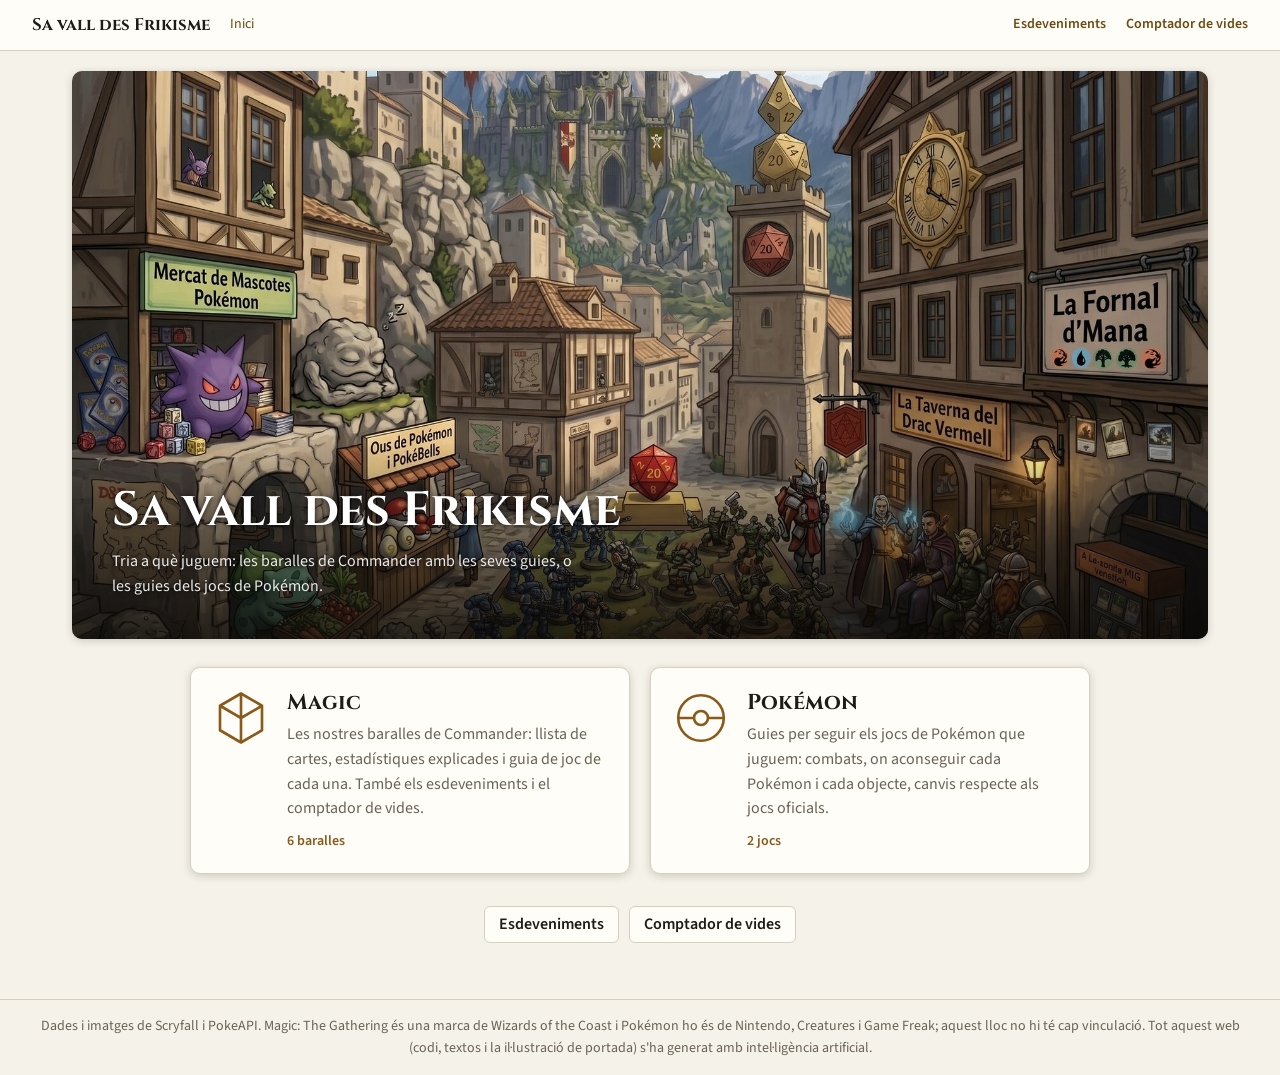
<file: docs/index.html>
<!DOCTYPE html>
<!-- Sa vall des Frikisme. Tot aquest lloc web (codi, textos i il·lustració de portada) s'ha generat amb
     intel·ligència artificial (Claude Code), a partir de les baralles, guies i documents del grup. -->
<html lang="ca">
<head>
  <meta charset="utf-8">
  <meta name="viewport" content="width=device-width, initial-scale=1">
  <meta name="color-scheme" content="light dark">
  <title>Sa vall des Frikisme</title>
  <link rel="preconnect" href="https://cards.scryfall.io">
  <link rel="preconnect" href="https://svgs.scryfall.io">
  <link rel="preconnect" href="https://fonts.googleapis.com">
  <link rel="preconnect" href="https://fonts.gstatic.com" crossorigin>
  <link rel="stylesheet" href="https://fonts.googleapis.com/css2?family=Cinzel:wght@400;700&family=Source+Sans+3:wght@400;600;700&display=swap">
  <link rel="stylesheet" href="css/base.css">
  <link rel="stylesheet" href="css/components.css">
  <link rel="stylesheet" href="css/life.css">
  <link rel="stylesheet" href="css/events.css">
</head>
<body>
  <header class="site-header">
    <a href="#/" class="brand">Sa vall des Frikisme</a>
    <nav id="crumbs"></nav>
    <a href="#/esdeveniments" class="header-link" id="events-link"></a>
    <a href="#/vides" class="header-link" id="life-link"></a>
  </header>
  <main id="app"><noscript><p class="state">Aquesta pàgina necessita JavaScript per mostrar les baralles.</p></noscript></main>
  <footer class="site-footer"></footer>
  <div id="preview" hidden></div>
  <div id="lightbox" hidden></div>
  <script type="module" src="js/app.js"></script>
</body>
</html>
</file>
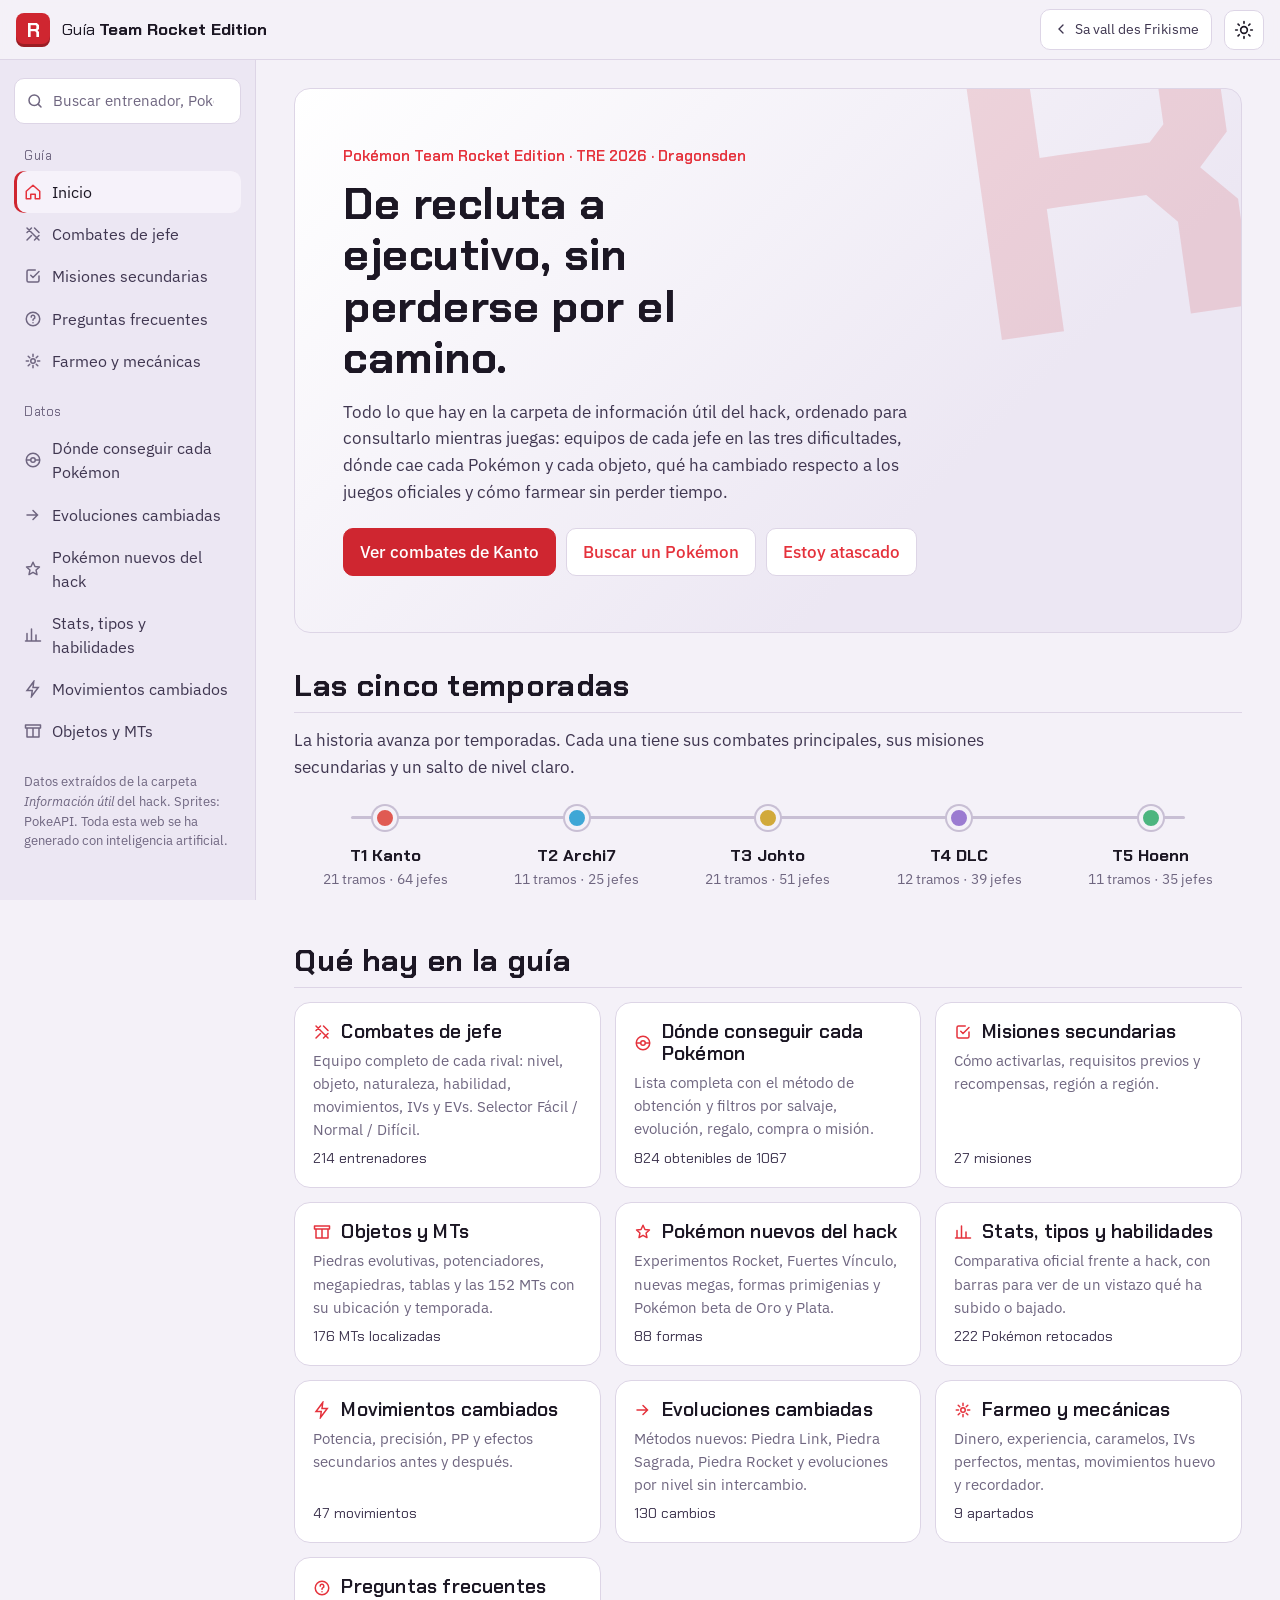
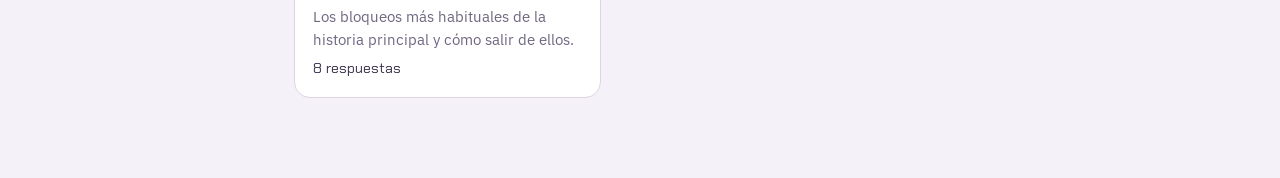
<file: docs/pokemon/rocket/index.html>
<!doctype html>
<!-- Guía de Pokémon Team Rocket Edition, parte de "Sa vall des Frikisme". Toda esta web (código, textos y
     portada) se ha generado con inteligencia artificial (Claude Code) a partir de los documentos del hack. -->
<html lang="es">
<head>
  <meta charset="utf-8">
  <meta name="viewport" content="width=device-width, initial-scale=1">
  <title>Guía Team Rocket Edition</title>
  <meta name="description" content="Guía de Pokémon Team Rocket Edition (TRE 2026 · Dragonsden): combates de jefe, obtención de Pokémon, objetos, MTs, cambios y misiones secundarias.">
  <meta name="theme-color" content="#16131c">
  <link rel="icon" href="data:image/svg+xml,%3Csvg xmlns='http://www.w3.org/2000/svg' viewBox='0 0 64 64'%3E%3Crect width='64' height='64' rx='12' fill='%2316131c'/%3E%3Cpath d='M18 50V14h16q9 0 13 4t4 10q0 5-2.6 8T41 40l9 10h-9l-8-9h-7v9zm8-16h8q4 0 6-1.6t2-4.6q0-3-2-4.5T34 22h-8z' fill='%23e5323c'/%3E%3C/svg%3E">
  <link rel="preconnect" href="https://fonts.googleapis.com">
  <link rel="preconnect" href="https://fonts.gstatic.com" crossorigin>
  <link href="https://fonts.googleapis.com/css2?family=Chakra+Petch:wght@500;600;700&family=IBM+Plex+Sans:ital,wght@0,400;0,500;0,600;1,400&display=swap" rel="stylesheet">
  <link rel="stylesheet" href="css/styles.css">
</head>
<body>
  <a class="skip" href="#main">Saltar al contenido</a>

  <header class="topbar">
    <button class="iconbtn" id="menuBtn" aria-label="Abrir menú" aria-expanded="false" aria-controls="sidebar">
      <svg width="22" height="22" viewBox="0 0 24 24" fill="none" stroke="currentColor" stroke-width="2" stroke-linecap="round"><path d="M4 7h16M4 12h16M4 17h16"/></svg>
    </button>
    <a class="brand" href="#/">
      <span class="brand-r" aria-hidden="true">R</span>
      <span class="brand-text">Guía <strong>Team Rocket Edition</strong></span>
    </a>
    <a class="portal-back" href="../../#/pokemon" title="Volver a Sa vall des Frikisme">
      <svg width="16" height="16" viewBox="0 0 24 24" fill="none" stroke="currentColor" stroke-width="2" stroke-linecap="round" aria-hidden="true"><path d="M15 6l-6 6 6 6"/></svg>
      <span>Sa vall des Frikisme</span>
    </a>
    <button class="iconbtn" id="themeBtn" aria-label="Cambiar tema" title="Cambiar tema">
      <svg class="ico-sun" width="20" height="20" viewBox="0 0 24 24" fill="none" stroke="currentColor" stroke-width="2" stroke-linecap="round"><circle cx="12" cy="12" r="4"/><path d="M12 2v2M12 20v2M4.9 4.9l1.4 1.4M17.7 17.7l1.4 1.4M2 12h2M20 12h2M4.9 19.1l1.4-1.4M17.7 6.3l1.4-1.4"/></svg>
      <svg class="ico-moon" width="20" height="20" viewBox="0 0 24 24" fill="none" stroke="currentColor" stroke-width="2" stroke-linecap="round"><path d="M21 12.8A9 9 0 1 1 11.2 3a7 7 0 0 0 9.8 9.8z"/></svg>
    </button>
  </header>

  <div class="shell">
    <nav class="sidebar" id="sidebar" aria-label="Secciones de la guía">
      <div class="search">
        <svg width="18" height="18" viewBox="0 0 24 24" fill="none" stroke="currentColor" stroke-width="2" stroke-linecap="round" aria-hidden="true"><circle cx="11" cy="11" r="7"/><path d="m20 20-3.5-3.5"/></svg>
        <input id="searchInput" type="search" placeholder="Buscar entrenador, Pokémon, objeto…" autocomplete="off" aria-label="Buscar en la guía">
      </div>
      <div id="navLinks"></div>
      <p class="sidebar-foot">Datos extraídos de la carpeta <em>Información útil</em> del hack. Sprites: PokeAPI. Toda esta web se ha generado con inteligencia artificial.</p>
    </nav>
    <div class="scrim" id="scrim" hidden></div>

    <main id="main" class="content" tabindex="-1"></main>
  </div>

  <script src="data/data.js"></script>
  <script src="js/app.js"></script>
</body>
</html>
</file>
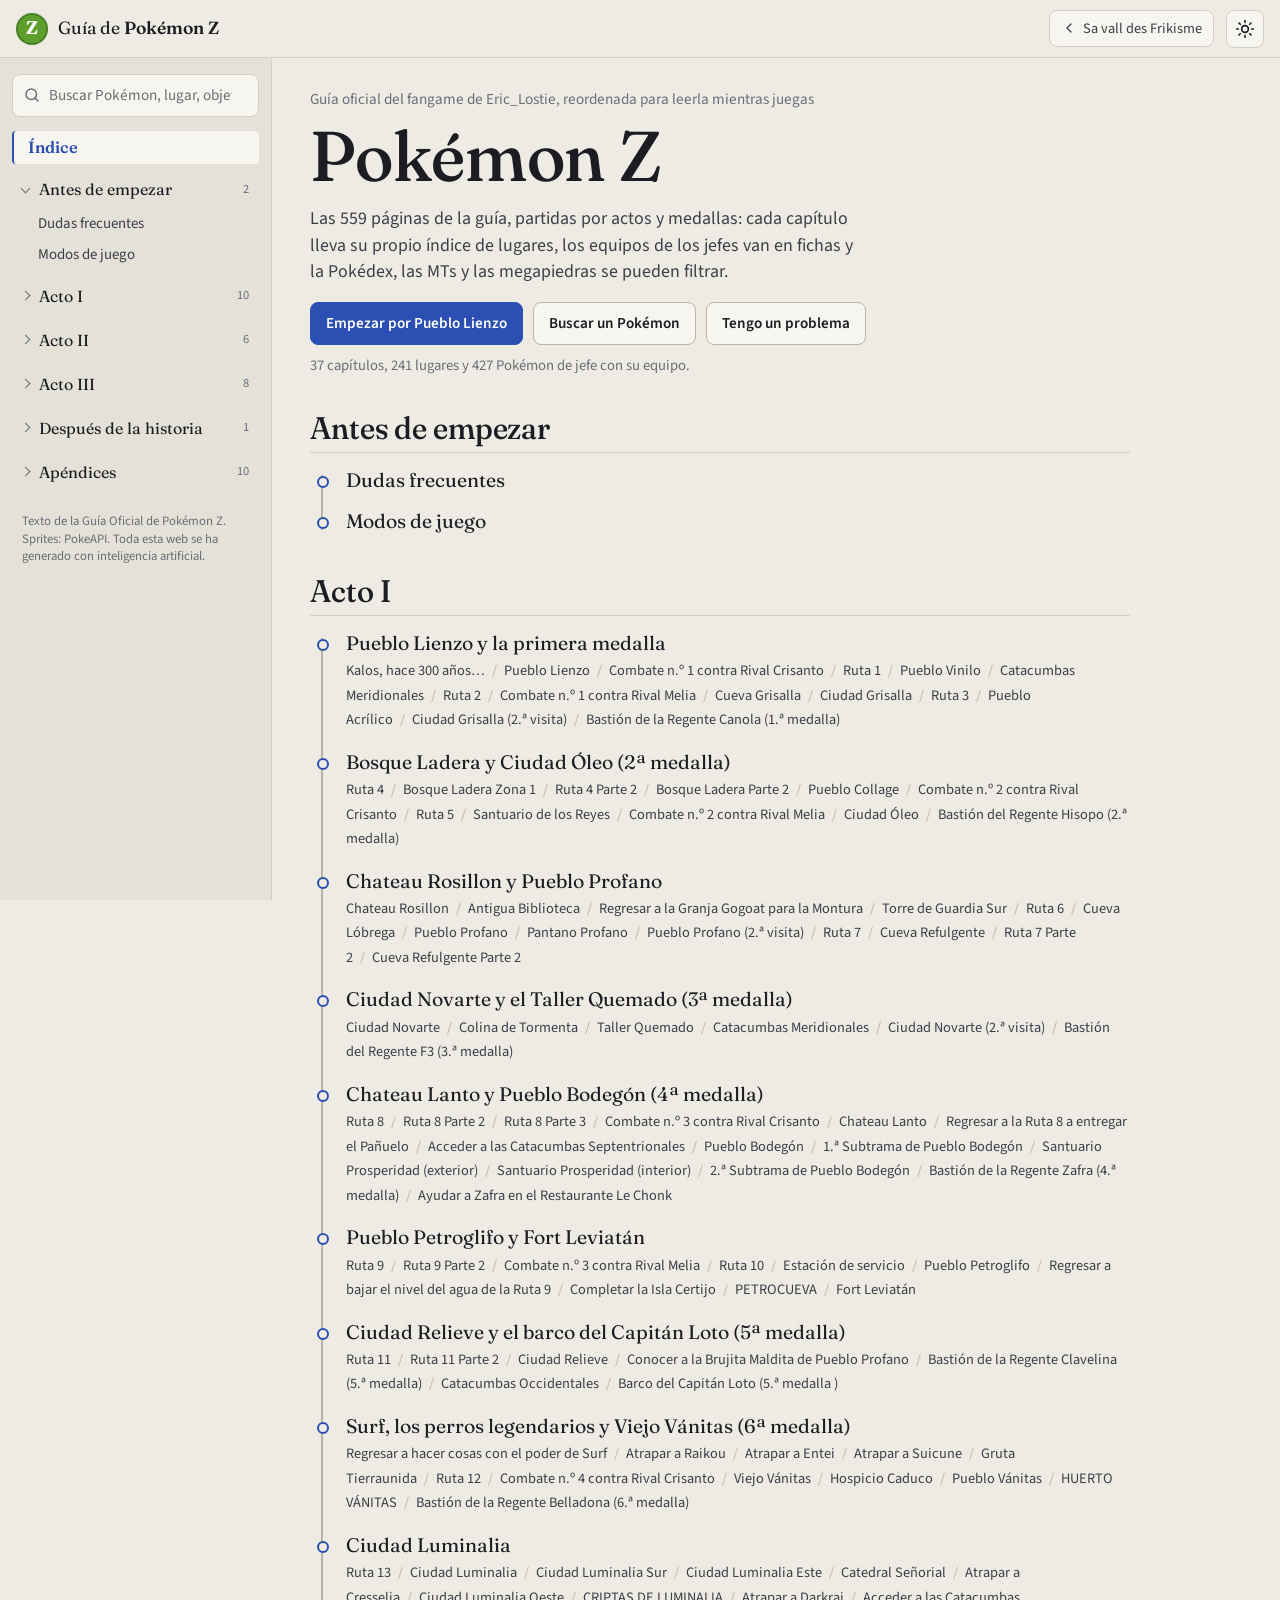
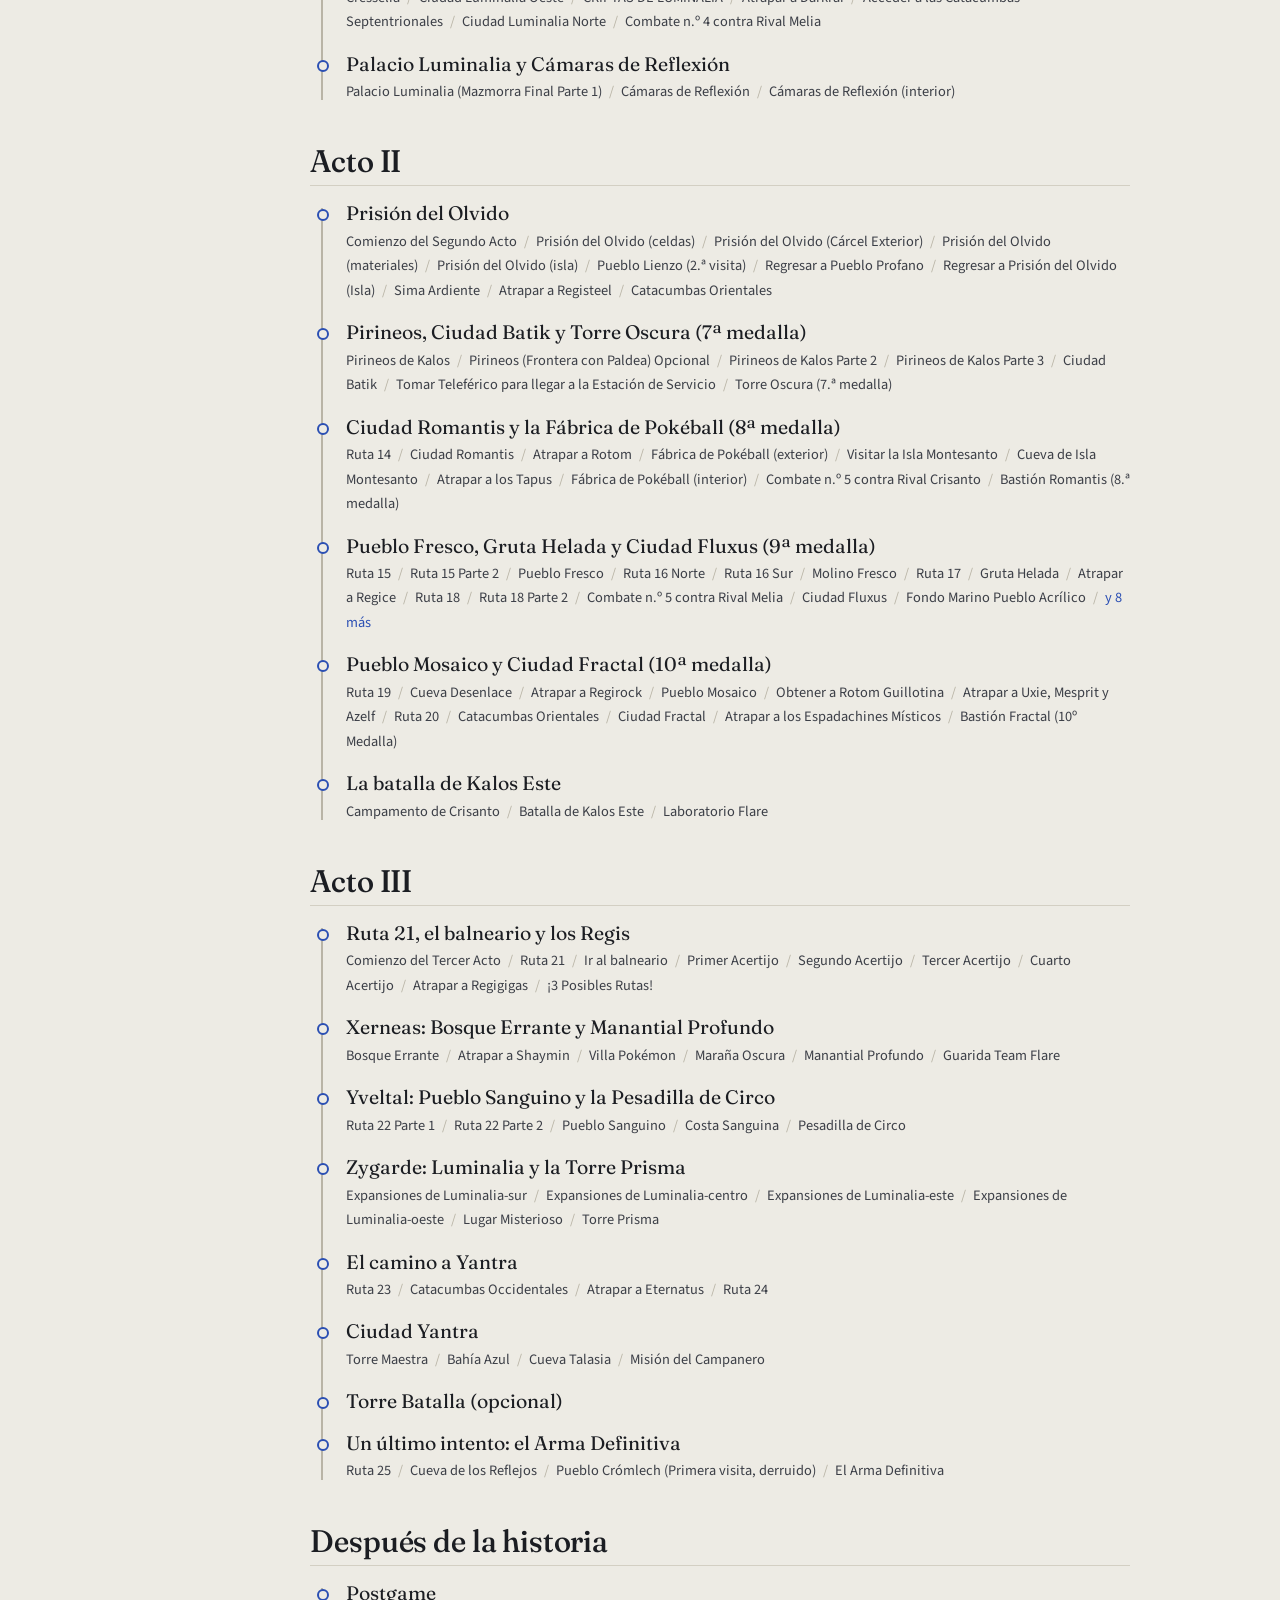
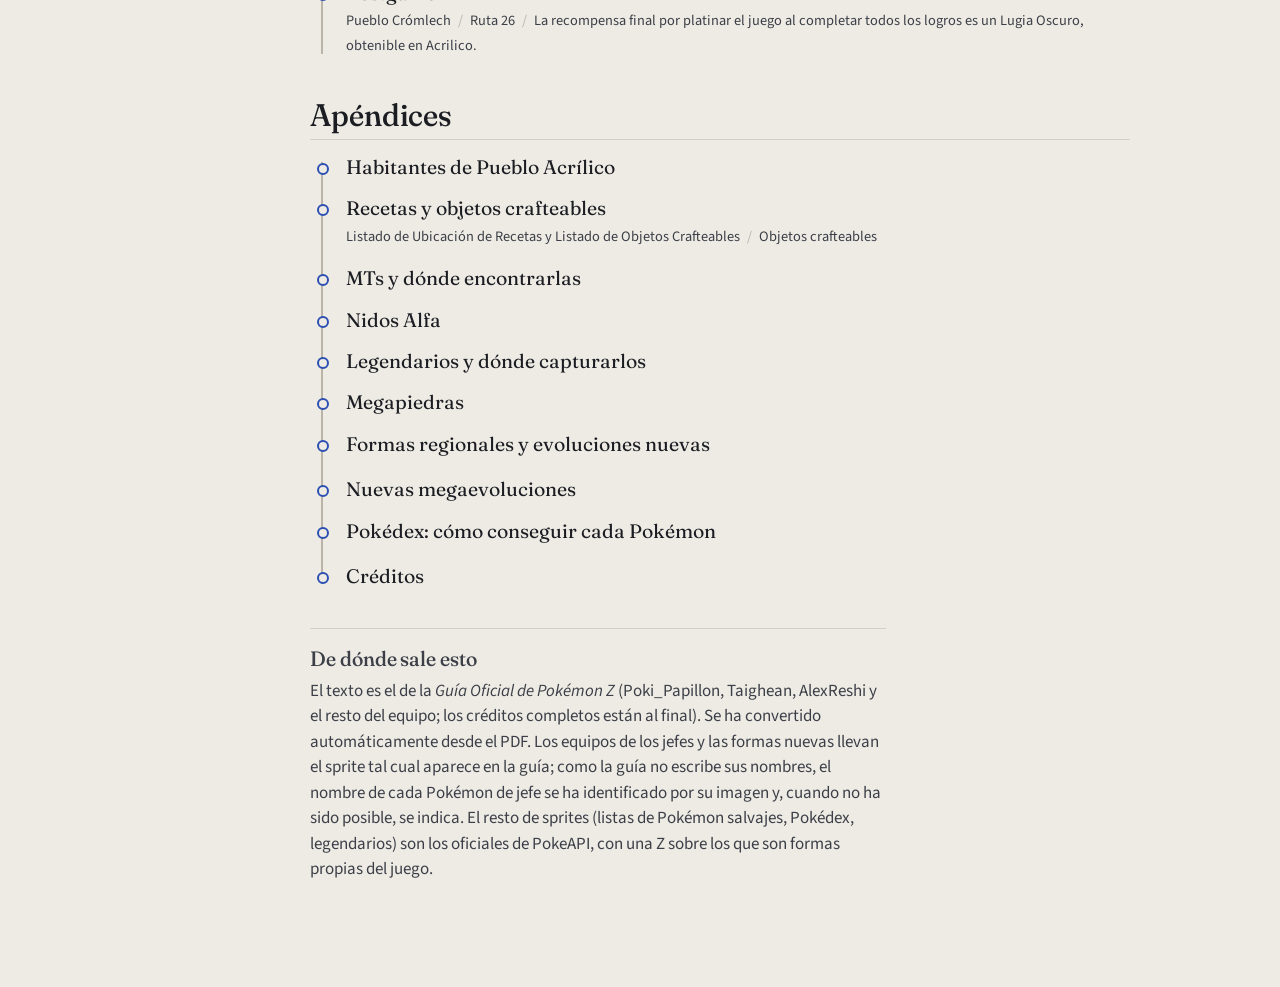
<file: docs/pokemon/z/index.html>
<!doctype html>
<!-- Guía de Pokémon Z, parte de "Sa vall des Frikisme". Toda esta web (código, textos y portada) se ha
     generado con inteligencia artificial (Claude Code) a partir de la guía oficial del juego en PDF. -->
<html lang="es">
<head>
  <meta charset="utf-8">
  <meta name="viewport" content="width=device-width, initial-scale=1">
  <title>Guía de Pokémon Z</title>
  <meta name="description" content="Guía de Pokémon Z (fangame de Eric_Lostie) ordenada por capítulos: historia principal por actos y medallas, equipos de los jefes, Pokédex, MTs, megapiedras, legendarios y formas nuevas.">
  <meta name="theme-color" content="#2b4fb3">
  <link rel="icon" href="data:image/svg+xml,%3Csvg xmlns='http://www.w3.org/2000/svg' viewBox='0 0 64 64'%3E%3Ccircle cx='32' cy='32' r='30' fill='%235e9e2c'/%3E%3Cpath d='M18 18h28v7L28 44h18v6H17v-7l18-19H18z' fill='%23fff'/%3E%3C/svg%3E">
  <link rel="preconnect" href="https://fonts.googleapis.com">
  <link rel="preconnect" href="https://fonts.gstatic.com" crossorigin>
  <link href="https://fonts.googleapis.com/css2?family=Fraunces:ital,opsz,wght,SOFT@0,9..144,400..700,0..100;1,9..144,400..700,0..100&family=Source+Sans+3:ital,wght@0,400;0,600;0,700;1,400&display=swap" rel="stylesheet">
  <link rel="stylesheet" href="css/styles.css">
</head>
<body>
  <a class="skip" href="#main">Saltar al contenido</a>

  <header class="topbar">
    <button class="iconbtn" id="menuBtn" aria-label="Abrir menú" aria-expanded="false" aria-controls="sidebar">
      <svg width="22" height="22" viewBox="0 0 24 24" fill="none" stroke="currentColor" stroke-width="2" stroke-linecap="round"><path d="M4 7h16M4 12h16M4 17h16"/></svg>
    </button>
    <a class="brand" href="#/">
      <span class="brand-z" aria-hidden="true">Z</span>
      <span class="brand-text">Guía de <strong>Pokémon Z</strong></span>
    </a>
    <a class="portal-back" href="../../#/pokemon" title="Volver a Sa vall des Frikisme">
      <svg width="16" height="16" viewBox="0 0 24 24" fill="none" stroke="currentColor" stroke-width="2" stroke-linecap="round" aria-hidden="true"><path d="M15 6l-6 6 6 6"/></svg>
      <span>Sa vall des Frikisme</span>
    </a>
    <button class="iconbtn" id="themeBtn" aria-label="Cambiar tema" title="Cambiar tema">
      <svg class="ico-sun" width="20" height="20" viewBox="0 0 24 24" fill="none" stroke="currentColor" stroke-width="2" stroke-linecap="round"><circle cx="12" cy="12" r="4"/><path d="M12 2v2M12 20v2M4.9 4.9l1.4 1.4M17.7 17.7l1.4 1.4M2 12h2M20 12h2M4.9 19.1l1.4-1.4M17.7 6.3l1.4-1.4"/></svg>
      <svg class="ico-moon" width="20" height="20" viewBox="0 0 24 24" fill="none" stroke="currentColor" stroke-width="2" stroke-linecap="round"><path d="M21 12.8A9 9 0 1 1 11.2 3a7 7 0 0 0 9.8 9.8z"/></svg>
    </button>
  </header>

  <div class="shell">
    <nav class="sidebar" id="sidebar" aria-label="Capítulos de la guía">
      <div class="search">
        <svg width="18" height="18" viewBox="0 0 24 24" fill="none" stroke="currentColor" stroke-width="2" stroke-linecap="round" aria-hidden="true"><circle cx="11" cy="11" r="7"/><path d="m20 20-3.5-3.5"/></svg>
        <input id="searchInput" type="search" placeholder="Buscar Pokémon, lugar, objeto…" autocomplete="off" aria-label="Buscar en la guía">
      </div>
      <div id="navLinks"></div>
      <p class="sidebar-foot">Texto de la Guía Oficial de Pokémon Z. Sprites: PokeAPI. Toda esta web se ha generado con inteligencia artificial.</p>
    </nav>
    <div class="scrim" id="scrim" hidden></div>

    <main id="main" class="content" tabindex="-1"></main>
  </div>

  <script src="data/data.js"></script>
  <script src="js/app.js"></script>
</body>
</html>
</file>
<file: docs/css/base.css>
/* Design tokens (ARCHITECTURE.md §9), reset, layout, typography, states. */

:root {
  --bg: #f5f2ea;        --bg-elev: #fffdf7;    --bg-muted: #ebe6d9;
  --text: #1f1b16;      --text-muted: #6b6257; --border: #d8d0bf;
  --accent: #8a5a1c;    --accent-hover: #a8712a; --link: #6d4a12;
  --shadow: 0 2px 8px rgba(30, 20, 5, .18);   --shadow-lg: 0 12px 32px rgba(30, 20, 5, .35);
  --mtg-W: #e8d98f; --mtg-U: #3b82c4; --mtg-B: #4b3f5e; --mtg-R: #c9442d; --mtg-G: #2f8f4e;
  --mtg-C: #9a9a9a; --mtg-multi: #d4a72c;
  --rar-common: #6c6c6c; --rar-uncommon: #9aa9b5; --rar-rare: #c9a227; --rar-mythic: #e0642a;
  --radius: 10px; --radius-sm: 6px; --card-ratio: 63 / 88;
  --font-body: "Source Sans 3", system-ui, -apple-system, "Segoe UI", Roboto, sans-serif;
  --font-display: "Cinzel", Georgia, "Times New Roman", serif;
  --font-mono: ui-monospace, "SF Mono", Menlo, Consolas, monospace;
  --on-accent: #fff;
  --gutter: clamp(16px, 3vw, 32px);
}
@media (prefers-color-scheme: dark) { :root {
  --bg: #16130f; --bg-elev: #211c16; --bg-muted: #2a241c;
  --text: #ece5d6; --text-muted: #a89d8b; --border: #3b3328;
  --accent: #d9a441; --accent-hover: #e8b95c; --link: #e2b45a;
  --shadow: 0 2px 8px rgba(0,0,0,.5); --shadow-lg: 0 12px 32px rgba(0,0,0,.7);
  --mtg-W: #e9e1c0; --mtg-U: #5aa0e0; --mtg-B: #8f7fb0; --mtg-R: #e0644c; --mtg-G: #4fb86e;
  --on-accent: #16130f;
} }

/* ---- reset ---- */
*, *::before, *::after { box-sizing: border-box; }
html { -webkit-text-size-adjust: 100%; scroll-padding-top: 12px; }
body {
  margin: 0; min-height: 100vh; display: flex; flex-direction: column;
  font: 400 16px/1.55 var(--font-body); background: var(--bg); color: var(--text);
}
body.no-scroll { overflow: hidden; }
[hidden] { display: none !important; }
img, svg { max-width: 100%; }
h1, h2, h3, h4 { font-family: var(--font-display); font-weight: 700; line-height: 1.2; margin: 0 0 .5em; }
h1 { font-size: clamp(1.6rem, 4vw, 2.4rem); }
h2 { font-size: 1.4rem; }
h3 { font-size: 1.15rem; }
h4 { font-size: 1rem; }
p { margin: 0 0 1em; }
a { color: var(--link); }
a:hover { color: var(--accent-hover); }
code { font-family: var(--font-mono); font-size: .875em; background: var(--bg-muted); padding: .1em .35em; border-radius: 4px; }
hr { border: 0; border-top: 1px solid var(--border); margin: 24px 0; }
button, input, select { font: inherit; color: inherit; }
button { cursor: pointer; }
:focus-visible { outline: 2px solid var(--accent); outline-offset: 2px; }
.muted { color: var(--text-muted); }
.small { font-size: .875rem; }
.visually-hidden {
  position: absolute !important; width: 1px; height: 1px; margin: -1px; padding: 0;
  overflow: hidden; clip: rect(0 0 0 0); white-space: nowrap; border: 0;
}

/* ---- page shell ---- */
.site-header {
  display: flex; flex-wrap: wrap; align-items: center; gap: 6px 20px;
  padding: 12px var(--gutter); border-bottom: 1px solid var(--border); background: var(--bg-elev);
}
.brand { font-family: var(--font-display); font-weight: 700; font-size: 1.05rem; text-decoration: none; color: var(--text); }
.brand:hover { color: var(--accent); }
.header-link { margin-left: auto; font-size: .875rem; font-weight: 600; color: var(--link); text-decoration: none; }
.header-link:hover { color: var(--accent-hover); text-decoration: underline; }
#crumbs { font-size: .875rem; color: var(--text-muted); display: flex; flex-wrap: wrap; align-items: center; gap: 6px; }
#crumbs a { color: var(--link); text-decoration: none; }
#crumbs a:hover { text-decoration: underline; }
#crumbs .sep { opacity: .6; }
#app { flex: 1; width: 100%; max-width: 1200px; margin: 0 auto; padding: 20px var(--gutter) 56px; }
.site-footer {
  border-top: 1px solid var(--border); padding: 16px var(--gutter); text-align: center;
  font-size: .875rem; color: var(--text-muted);
}
.site-footer p { margin: 0; }
.page-head { margin-bottom: 24px; }
.page-head .lead { font-size: 1.1rem; color: var(--text-muted); max-width: 60ch; }

/* ---- controls ---- */
.btn {
  display: inline-flex; align-items: center; gap: 6px; padding: 8px 14px;
  border: 1px solid var(--border); border-radius: var(--radius-sm); background: var(--bg-elev);
  color: var(--text); text-decoration: none; font-weight: 600; line-height: 1.2;
}
.btn:hover { border-color: var(--accent); color: var(--accent); }
.btn-primary { background: var(--accent); border-color: var(--accent); color: var(--on-accent); }
.btn-primary:hover { background: var(--accent-hover); color: var(--on-accent); }
.icon-btn {
  display: inline-flex; align-items: center; justify-content: center; width: 40px; height: 40px;
  border-radius: 50%; border: 1px solid var(--border); background: var(--bg-elev); color: var(--text);
  font-size: 1.3rem; line-height: 1; padding: 0;
}
.icon-btn:hover { border-color: var(--accent); color: var(--accent); }
.chip {
  display: inline-flex; align-items: center; gap: 4px; padding: 4px 10px; border-radius: 999px;
  border: 1px solid var(--border); background: var(--bg-elev); color: var(--text); font-size: .875rem; line-height: 1.3;
}
.chip:hover { border-color: var(--accent); }
.chip[aria-pressed="true"] { background: var(--accent); border-color: var(--accent); color: var(--on-accent); }
.badge {
  display: inline-block; padding: 1px 8px; border-radius: 999px; font-size: .8rem; font-weight: 600;
  background: var(--bg-muted); color: var(--text); border: 1px solid var(--border);
}
input[type="search"], select {
  padding: 8px 10px; border: 1px solid var(--border); border-radius: var(--radius-sm);
  background: var(--bg-elev); color: var(--text);
}

/* ---- loading / error / not-found states ---- */
.state { text-align: center; padding: 56px 16px; }
.state h2 { margin-bottom: .4em; }
.state .actions { display: flex; gap: 10px; justify-content: center; flex-wrap: wrap; margin-top: 16px; }
.spinner {
  display: inline-block; width: 36px; height: 36px; border-radius: 50%;
  border: 3px solid var(--border); border-top-color: var(--accent); animation: spin .8s linear infinite;
  margin-bottom: 12px;
}
@keyframes spin { to { transform: rotate(360deg); } }

@media (prefers-reduced-motion: reduce) {
  *, *::before, *::after { animation: none !important; transition: none !important; }
}
</file>
<file: docs/css/life.css>
/* Life counter (§5.7): full-screen table of rotated seats. */

.life-setup .chip-group { margin-bottom: 16px; }
.chip-group { display: flex; flex-wrap: wrap; align-items: center; gap: 8px; }
.chip-group-label { font-weight: 600; color: var(--text-muted); font-size: .875rem; }
.life-names { list-style: none; margin: 0 0 16px; padding: 0; display: grid; gap: 12px;
  grid-template-columns: repeat(auto-fill, minmax(260px, 1fr)); }
.life-names li { display: flex; align-items: center; gap: 8px; flex-wrap: wrap; }
.life-partners { display: flex; align-items: center; gap: 5px; font-size: .8rem; color: var(--text-muted); white-space: nowrap; }
.life-custom { display: inline-flex; align-items: center; gap: 6px; font-size: .875rem; color: var(--text-muted); }
.life-custom input { width: 5.5em; padding: 4px 8px; border: 1px solid var(--border);
  border-radius: var(--radius-sm); background: var(--bg-elev); }
.life-names select { flex: 1 1 100%; min-width: 0; padding: 6px 8px; border: 1px solid var(--border);
  border-radius: var(--radius-sm); background: var(--bg-elev); }
.life-names input[type="text"] { flex: 1; min-width: 0; padding: 8px 10px; border: 1px solid var(--border);
  border-radius: var(--radius-sm); background: var(--bg-elev); }
.seat-swatch { width: 18px; height: 18px; border-radius: 50%; border: 1px solid var(--border); flex: none; }
.life-awake { display: flex; align-items: center; gap: 8px; margin-bottom: 8px; }
.life-setup .actions { display: flex; gap: 10px; flex-wrap: wrap; margin-top: 16px; }

/* Seat colours reuse the mana palette so every player gets a recognisable seat. */
[data-color="W"] { --seat: var(--mtg-W); }
[data-color="U"] { --seat: var(--mtg-U); }
[data-color="B"] { --seat: var(--mtg-B); }
[data-color="R"] { --seat: var(--mtg-R); }
[data-color="G"] { --seat: var(--mtg-G); }
[data-color="C"] { --seat: var(--mtg-C); }
[data-color="M"] { --seat: var(--mtg-multi); }
.seat-swatch { background: var(--seat); }

/* ---- full-screen table ---- */
body.life-fullscreen { overflow: hidden; overscroll-behavior: none; }
body.life-fullscreen .site-header,
body.life-fullscreen .site-footer { display: none; }
body.life-fullscreen #app { max-width: none; padding: 0; height: 100vh; height: 100dvh; }

.life-table {
  position: relative; height: 100vh; height: 100dvh; display: grid; gap: 6px; padding: 6px;
  grid-template-columns: repeat(var(--cols), 1fr); grid-template-rows: repeat(var(--rows), 1fr);
  background: var(--bg);
}

.seat {
  position: relative; overflow: hidden; border-radius: var(--radius);
  container-type: size;                       /* lets rotated seats swap width/height */
  background: color-mix(in srgb, var(--seat) 22%, var(--bg-elev));
  border: 1px solid color-mix(in srgb, var(--seat) 45%, var(--border));
  color: var(--text); touch-action: manipulation; user-select: none; -webkit-user-select: none;
}
.seat.is-out { opacity: .6; filter: grayscale(.45); }

/* The inner box is sized in container units, so a 90° seat still fills its cell. */
.seat-inner {
  position: absolute; top: 50%; left: 50%; display: flex; flex-direction: column;
  width: 100cqw; height: 100cqh; padding: 8px 10px;
  transform: translate(-50%, -50%) rotate(0deg);
}
.seat[data-rot="180"] .seat-inner { transform: translate(-50%, -50%) rotate(180deg); }
.seat[data-rot="90"] .seat-inner,
.seat[data-rot="-90"] .seat-inner { width: 100cqh; height: 100cqw; }
.seat[data-rot="90"] .seat-inner { transform: translate(-50%, -50%) rotate(90deg); }
.seat[data-rot="-90"] .seat-inner { transform: translate(-50%, -50%) rotate(-90deg); }

.seat-top { display: flex; align-items: center; gap: 8px; min-height: 24px; }
.seat-name { font-family: var(--font-display); font-weight: 700; font-size: 1rem; min-width: 0;
  display: flex; flex-direction: column; line-height: 1.15; }
.seat-name > span, .seat-name { white-space: nowrap; overflow: hidden; text-overflow: ellipsis; }
.seat-deck { font-family: var(--font-body); font-weight: 600; font-size: .72rem; color: var(--text-muted); }

/* Commander art sits behind the numbers, washed out enough to keep them readable. */
.seat-art {
  position: absolute; inset: 0; z-index: 0; background-size: cover; background-position: center;
  opacity: .38; border-radius: var(--radius);
  -webkit-mask-image: linear-gradient(to bottom, #000 0%, transparent 92%);
  mask-image: linear-gradient(to bottom, #000 0%, transparent 92%);
}
/* Named on purpose: a `.seat-inner > *` rule would also hit .seat-art and unposition it. */
.seat-inner > .seat-top, .seat-inner > .seat-main, .seat-inner > .seat-more { position: relative; z-index: 1; }
.seat-chips { margin-left: auto; display: flex; gap: 6px; min-width: 0; }
.seat-chip { font-size: .8rem; font-weight: 600; padding: 1px 7px; border-radius: 999px;
  background: var(--bg-elev); border: 1px solid var(--border); white-space: nowrap; }
.seat-chip.danger { background: var(--mtg-R); color: #fff; border-color: var(--mtg-R); }

.seat-main { flex: 1; display: flex; align-items: stretch; min-height: 0; }
.seat-tap {
  flex: 1 1 32%; border: 0; background: transparent; color: var(--text-muted);
  font-size: clamp(1.5rem, 8cqmin, 3rem); line-height: 1; border-radius: var(--radius-sm);
  display: flex; align-items: center; justify-content: center; opacity: .5;
}
.seat-tap:hover, .seat-tap:active { background: color-mix(in srgb, var(--seat) 30%, transparent); opacity: 1; }
.seat-life { flex: 1 1 36%; display: flex; flex-direction: column; align-items: center;
  justify-content: center; position: relative; pointer-events: none; min-width: 0; }
.seat-total { font-family: var(--font-display); font-weight: 700; line-height: 1;
  font-size: clamp(2.2rem, 30cqmin, 7rem); font-variant-numeric: tabular-nums; }
.seat-delta { position: absolute; bottom: 6%; font-weight: 700; font-size: clamp(.9rem, 7cqmin, 1.5rem);
  color: var(--accent); opacity: 0; transition: opacity .2s; font-variant-numeric: tabular-nums; }
.seat-delta.on { opacity: 1; }

.seat-more { align-self: center; border: 1px solid var(--border); background: var(--bg-elev);
  color: var(--text-muted); border-radius: 999px; padding: 2px 12px; font-size: .8rem; font-weight: 600; }
.seat-more:hover { border-color: var(--accent); color: var(--accent); }

/* Hub button sits where the seats meet, reachable from any side of the table. */
.life-hub {
  position: absolute; top: 50%; left: 50%; transform: translate(-50%, -50%);
  width: 44px; height: 44px; border-radius: 50%; border: 1px solid var(--border);
  background: var(--bg-elev); color: var(--accent); font-size: 1.1rem; box-shadow: var(--shadow);
  display: flex; align-items: center; justify-content: center; z-index: 2;
}
.life-hub:hover { border-color: var(--accent); }

.life-overlay {
  position: absolute; inset: 0; z-index: 3; display: flex; align-items: center; justify-content: center;
  background: rgba(0, 0, 0, .55); padding: 16px;
}
.seat-panel, .life-menu {
  background: var(--bg-elev); border: 1px solid var(--border); border-radius: var(--radius);
  box-shadow: var(--shadow-lg); padding: 16px; width: min(420px, 100%);
  max-height: 100%; overflow: auto;
}
.seat-panel h2, .life-menu p { margin: 0 0 10px; }
.seat-panel h3 { margin: 16px 0 8px; font-size: 1rem; }
.cnt-list { list-style: none; margin: 0; padding: 0; display: grid; gap: 8px; }
.cnt-row { display: grid; grid-template-columns: 1fr auto 3ch auto; align-items: center; gap: 8px; }
.cnt-label { min-width: 0; display: flex; flex-direction: column; }
.cnt-note { font-size: .75rem; color: var(--text-muted); }
.cnt-value { text-align: center; font-weight: 700; font-variant-numeric: tabular-nums; }
.cnt-row.danger .cnt-value { color: var(--mtg-R); }
.seat-panel > .btn, .life-menu > .btn { margin-top: 12px; width: 100%; justify-content: center; }
.seat-chip[title="Monarca"] { font-size: .95rem; padding: 0 6px; }
.life-menu-actions { display: grid; gap: 8px; }
.life-menu-actions .btn { justify-content: center; }
.life-winner { font-family: var(--font-display); font-weight: 700; font-size: 1.2rem; color: var(--accent); text-align: center; }
.life-roll:empty { display: none; }
.life-roll { text-align: center; font-weight: 600; }

@media (max-width: 480px) {
  .seat-name { font-size: .85rem; }
  .life-table { gap: 4px; padding: 4px; }
}
</file>
<file: docs/css/events.css>
/* Events: the list reuses .deck-card; the event pages add facts, a video and a language toggle. */
.site-header .header-link ~ .header-link { margin-left: 0; }
.event-card .deck-art img { object-position: center 30%; }
.event-kicker { font-size: .85rem; text-transform: uppercase; letter-spacing: .06em; color: rgba(255, 255, 255, .8); margin: 0 0 6px; }
.event-langs { margin: 12px 0 10px; }
.event-langs .chip { background: rgba(255, 255, 255, .12); border-color: rgba(255, 255, 255, .4); color: #fff; }
.event-langs .chip:hover { border-color: #fff; }
.event-langs .chip[aria-pressed="true"] { background: var(--accent); border-color: var(--accent); color: var(--on-accent); }
.event-facts {
  display: grid; grid-template-columns: repeat(auto-fit, minmax(170px, 1fr)); gap: 12px 20px; margin: 0 0 20px;
  padding: 14px 18px; background: var(--bg-elev); border: 1px solid var(--border); border-radius: var(--radius);
}
.event-facts > div { margin: 0; min-width: 0; }
.event-facts dt { font-size: .78rem; text-transform: uppercase; letter-spacing: .05em; color: var(--text-muted); }
.event-facts dd { margin: 2px 0 0; font-weight: 600; overflow-wrap: anywhere; }
.event-facts .tbd { font-style: italic; font-weight: 400; color: var(--text-muted); }
.event-video { margin: 0 0 28px; }
.event-video video { display: block; width: 100%; max-width: 900px; aspect-ratio: 16 / 9; background: #000; border-radius: var(--radius); box-shadow: var(--shadow); }
.event-video figcaption { font-size: .875rem; color: var(--text-muted); margin-top: 6px; }
.event-nav { display: flex; flex-wrap: wrap; justify-content: flex-end; gap: 10px; margin-top: 32px; }
.event-nav:empty { display: none; }
</file>
<file: docs/pokemon/rocket/css/styles.css>
/* ------------------------------------------------------------------
   Guía Team Rocket Edition — hoja de estilos
   Tokens → base → layout → componentes → páginas → responsive
------------------------------------------------------------------- */

:root {
  --ink: #16131c;
  --ink-2: #1d1925;
  --panel: #231e2d;
  --panel-2: #2b2537;
  --line: #3a3346;
  --line-2: #4a4259;
  --text: #ece6f0;
  --text-2: #c9c0d4;
  --muted: #a094ae;
  --rocket: #e5323c;
  --rocket-2: #ff5a63;
  --gold: #e8b84a;
  --green: #5ab57a;
  --blue: #7f8cff;
  --shadow: 0 10px 30px rgba(0, 0, 0, .35);
  --r-sm: 6px;
  --r-md: 10px;
  --r-lg: 16px;
  --font-head: "Chakra Petch", system-ui, sans-serif;
  --font-body: "IBM Plex Sans", system-ui, sans-serif;
  --sidebar-w: 256px;
  --topbar-h: 60px;
  --s-kanto: #e05a52;
  --s-archi7: #3fa7d6;
  --s-johto: #d1a93a;
  --s-dlc: #9b7bd1;
  --s-hoenn: #4cb57f;
  color-scheme: dark;
}

:root[data-theme="light"] {
  --ink: #f4f1f8;
  --ink-2: #ece7f3;
  --panel: #ffffff;
  --panel-2: #f6f2fa;
  --line: #ddd5e6;
  --line-2: #c8bfd4;
  --text: #1c1724;
  --text-2: #3f3650;
  --muted: #6f6680;
  --rocket: #cf2630;
  --rocket-2: #e5323c;
  --gold: #b88a1a;
  --green: #2f8f52;
  --blue: #5661d6;
  --shadow: 0 10px 30px rgba(40, 20, 70, .12);
  color-scheme: light;
}

/* ---------- base ---------- */
*, *::before, *::after { box-sizing: border-box; }
html { scroll-behavior: smooth; }
@media (prefers-reduced-motion: reduce) {
  html { scroll-behavior: auto; }
  *, *::before, *::after { animation: none !important; transition: none !important; }
}
body {
  margin: 0;
  background: var(--ink);
  color: var(--text);
  font-family: var(--font-body);
  font-size: 17px;
  line-height: 1.55;
  -webkit-font-smoothing: antialiased;
}
h1, h2, h3, h4 { font-family: var(--font-head); line-height: 1.15; margin: 0; letter-spacing: .01em; }
h1 { font-size: clamp(1.9rem, 1.3rem + 2vw, 2.8rem); font-weight: 700; }
h2 { font-size: clamp(1.4rem, 1.1rem + 1vw, 1.9rem); font-weight: 700; }
h3 { font-size: 1.2rem; font-weight: 600; }
h4 { font-size: 1.02rem; font-weight: 600; }
p { margin: 0 0 .8em; }
a { color: var(--rocket-2); text-decoration: none; }
a:hover { text-decoration: underline; }
:focus-visible { outline: 3px solid var(--gold); outline-offset: 2px; border-radius: 4px; }
button { font: inherit; color: inherit; }
img { max-width: 100%; }
code, .mono { font-family: ui-monospace, "SF Mono", Menlo, Consolas, monospace; font-size: .92em; }
.skip { position: absolute; left: -999px; top: 8px; background: var(--rocket); color: #fff; padding: 8px 12px; border-radius: var(--r-sm); z-index: 100; }
.skip:focus { left: 8px; }
.muted { color: var(--muted); }
.small { font-size: .9rem; }

/* ---------- top bar ---------- */
.topbar {
  position: sticky; top: 0; z-index: 40;
  height: var(--topbar-h);
  display: flex; align-items: center; gap: 12px;
  padding: 0 16px;
  background: color-mix(in srgb, var(--ink) 88%, transparent);
  backdrop-filter: blur(10px);
  border-bottom: 1px solid var(--line);
}
.brand { display: flex; align-items: center; gap: 12px; color: var(--text); font-family: var(--font-head); font-size: 1.05rem; }
.brand:hover { text-decoration: none; }
.brand strong { font-weight: 700; }
.brand-r {
  display: grid; place-items: center;
  width: 34px; height: 34px; border-radius: 8px;
  background: var(--rocket); color: #fff;
  font-weight: 700; font-size: 1.25rem; line-height: 1;
  box-shadow: inset 0 -3px 0 rgba(0,0,0,.25);
}
.topbar .brand { margin-right: auto; }
.iconbtn {
  display: inline-grid; place-items: center;
  width: 40px; height: 40px; border-radius: var(--r-md);
  border: 1px solid var(--line); background: var(--panel); cursor: pointer;
}
.iconbtn:hover { border-color: var(--line-2); }
#menuBtn { display: none; }
.portal-back { display: inline-flex; align-items: center; gap: 6px; padding: 8px 12px; border-radius: var(--r-md); border: 1px solid var(--line); background: var(--panel); color: var(--text-2); font-size: .9rem; white-space: nowrap; }
.portal-back:hover { text-decoration: none; color: var(--text); border-color: var(--line-2); }
:root[data-theme="light"] .ico-moon { display: none; }
:root:not([data-theme="light"]) .ico-sun { display: none; }

/* ---------- shell / sidebar ---------- */
.shell { display: grid; grid-template-columns: var(--sidebar-w) minmax(0, 1fr); min-height: calc(100vh - var(--topbar-h)); }
.sidebar {
  position: sticky; top: var(--topbar-h); align-self: start;
  height: calc(100vh - var(--topbar-h)); overflow-y: auto;
  padding: 18px 14px 24px;
  border-right: 1px solid var(--line);
  background: var(--ink-2);
}
.search { position: relative; margin-bottom: 18px; }
.search svg { position: absolute; left: 12px; top: 50%; translate: 0 -50%; color: var(--muted); }
.search input {
  width: 100%; padding: 10px 12px 10px 38px;
  border-radius: var(--r-md); border: 1px solid var(--line);
  background: var(--panel); color: var(--text); font: inherit; font-size: .95rem;
}
.search input::placeholder { color: var(--muted); }
.nav-group { margin-bottom: 16px; }
.nav-group-title { font-family: var(--font-head); font-size: .8rem; color: var(--muted); padding: 4px 10px 6px; letter-spacing: .04em; }
.nav-link {
  display: flex; align-items: center; gap: 10px;
  padding: 9px 10px; border-radius: var(--r-md);
  color: var(--text-2); font-size: .97rem;
}
.nav-link:hover { background: var(--panel); text-decoration: none; color: var(--text); }
.nav-link.active { background: var(--panel-2); color: var(--text); box-shadow: inset 3px 0 0 var(--rocket); }
.nav-link svg { flex: none; color: var(--muted); }
.nav-link.active svg { color: var(--rocket-2); }
.nav-sub { margin: 2px 0 6px 30px; display: grid; gap: 2px; }
.nav-sub a { display: flex; align-items: center; gap: 8px; padding: 5px 8px; border-radius: var(--r-sm); color: var(--muted); font-size: .9rem; }
.nav-sub a:hover, .nav-sub a.active { color: var(--text); background: var(--panel); text-decoration: none; }
.dot { width: 8px; height: 8px; border-radius: 50%; flex: none; }
.sidebar-foot { margin: 20px 10px 0; font-size: .8rem; color: var(--muted); }
.scrim { position: fixed; inset: 0; background: rgba(0,0,0,.5); z-index: 30; }

/* ---------- content ---------- */
.content { padding: 28px clamp(16px, 3vw, 40px) 80px; max-width: 1180px; width: 100%; min-width: 0; }
.page-head { margin-bottom: 26px; }
.page-head p { color: var(--text-2); max-width: 70ch; margin-top: 8px; }
.crumbs { font-size: .9rem; color: var(--muted); margin-bottom: 8px; display: flex; gap: 8px; flex-wrap: wrap; }
.crumbs a { color: var(--muted); }
.crumbs a:hover { color: var(--text); }
.section + .section { margin-top: 40px; }
.section > h2 { margin-bottom: 14px; padding-bottom: 8px; border-bottom: 1px solid var(--line); }
.lead { font-size: 1.08rem; color: var(--text-2); max-width: 70ch; }

/* ---------- pills, chips, badges ---------- */
.pill {
  display: inline-flex; align-items: center; gap: 6px;
  padding: 2px 9px; border-radius: 999px;
  font-size: .8rem; font-weight: 500; line-height: 1.5;
  background: var(--panel-2); color: var(--text-2); border: 1px solid var(--line);
  white-space: nowrap;
}
.pill.stage { border-color: transparent; color: #fff; }
.pill.lvl { font-family: var(--font-head); font-weight: 700; background: var(--ink); color: var(--text); }
.chip { display: inline-block; padding: 3px 9px; border-radius: var(--r-sm); background: var(--ink); border: 1px solid var(--line); font-size: .86rem; }
.tag { display: inline-block; padding: 1px 8px; border-radius: 4px; font-size: .78rem; font-weight: 600; letter-spacing: .02em; }
.tag-salvaje { background: #2f6b3f; color: #d9f5e0; }
.tag-evolucion { background: #3f4ea8; color: #e2e6ff; }
.tag-regalo { background: #8a5a9f; color: #f6e8ff; }
.tag-compra { background: #9a7a1f; color: #fff4d0; }
.tag-mision { background: #a8403b; color: #ffe3e1; }
.tag-no-disponible { background: var(--line); color: var(--text-2); }
.tag-otro { background: var(--line); color: var(--text-2); }
:root[data-theme="light"] .tag-salvaje { background: #d8f1df; color: #1f5a30; }
:root[data-theme="light"] .tag-evolucion { background: #e1e5ff; color: #2d3a9a; }
:root[data-theme="light"] .tag-regalo { background: #f1e2fa; color: #6a3f80; }
:root[data-theme="light"] .tag-compra { background: #fbefc7; color: #6b5210; }
:root[data-theme="light"] .tag-mision { background: #fde0de; color: #8a2a25; }

/* ---------- controls ---------- */
.toolbar { display: flex; flex-wrap: wrap; gap: 10px 14px; align-items: center; margin: 0 0 18px; }
.toolbar input[type="search"] {
  flex: 1 1 260px; min-width: 0; padding: 10px 14px;
  border-radius: var(--r-md); border: 1px solid var(--line);
  background: var(--panel); color: var(--text); font: inherit; font-size: .95rem;
}
.seg { display: inline-flex; background: var(--panel); border: 1px solid var(--line); border-radius: var(--r-md); padding: 3px; gap: 2px; }
.seg button {
  border: 0; background: transparent; padding: 7px 14px; border-radius: 7px; cursor: pointer;
  color: var(--text-2); font-weight: 500; font-size: .92rem;
}
.seg button[aria-pressed="true"] { background: var(--panel-2); color: var(--text); box-shadow: 0 1px 0 rgba(0,0,0,.2); }
.seg button[data-d="facil"][aria-pressed="true"] { box-shadow: inset 0 -2px 0 var(--green); }
.seg button[data-d="normal"][aria-pressed="true"] { box-shadow: inset 0 -2px 0 var(--blue); }
.seg button[data-d="dificil"][aria-pressed="true"] { box-shadow: inset 0 -2px 0 var(--gold); }
.filters { display: flex; flex-wrap: wrap; gap: 8px; }
.filters button {
  border: 1px solid var(--line); background: var(--panel); color: var(--text-2);
  padding: 6px 12px; border-radius: 999px; cursor: pointer; font-size: .88rem;
}
.filters button[aria-pressed="true"] { background: var(--text); color: var(--ink); border-color: var(--text); }
.toc { display: flex; flex-wrap: wrap; gap: 8px; margin: 4px 0 6px; }
.toc .chip { color: var(--text-2); }
.toc .chip:hover { color: var(--text); border-color: var(--line-2); text-decoration: none; }
.grid-moves { grid-template-columns: repeat(auto-fill, minmax(400px, 1fr)); }
.sticky-tools { position: sticky; top: var(--topbar-h); z-index: 10; background: var(--ink); padding: 10px 0 12px; margin-bottom: 10px; border-bottom: 1px solid var(--line); }
.btn {
  display: inline-flex; align-items: center; gap: 8px;
  padding: 10px 16px; border-radius: var(--r-md); border: 1px solid var(--line);
  background: var(--panel); cursor: pointer; font-weight: 500;
}
.btn:hover { border-color: var(--line-2); text-decoration: none; }
.btn-primary { background: var(--rocket); border-color: var(--rocket); color: #fff; }
.btn-primary:hover { background: var(--rocket-2); border-color: var(--rocket-2); }

/* ---------- cards ---------- */
.card { background: var(--panel); border: 1px solid var(--line); border-radius: var(--r-lg); padding: 18px 20px; }
.grid { display: grid; gap: 14px; }
.grid-2 { grid-template-columns: repeat(auto-fill, minmax(320px, 1fr)); }
.grid-3 { grid-template-columns: repeat(auto-fill, minmax(260px, 1fr)); }
.grid-4 { grid-template-columns: repeat(auto-fill, minmax(210px, 1fr)); }

/* ---------- home / hero ---------- */
.hero {
  position: relative; overflow: hidden;
  border-radius: var(--r-lg); border: 1px solid var(--line);
  background: linear-gradient(135deg, var(--panel) 0%, var(--ink-2) 70%);
  padding: clamp(28px, 5vw, 56px) clamp(20px, 4vw, 48px);
  margin-bottom: 36px;
}
.hero::before {
  content: "R"; position: absolute; right: -2%; top: -28%;
  font-family: var(--font-head); font-weight: 700; font-size: clamp(260px, 36vw, 520px); line-height: 1;
  color: var(--rocket); opacity: .14; pointer-events: none; user-select: none;
  transform: rotate(-8deg);
}
.hero-kicker { color: var(--rocket-2); font-family: var(--font-head); font-weight: 600; font-size: .95rem; margin-bottom: 10px; }
.hero h1 { max-width: 14ch; }
.hero p { margin-top: 14px; max-width: 58ch; color: var(--text-2); font-size: 1.08rem; }
.hero-actions { display: flex; flex-wrap: wrap; gap: 10px; margin-top: 22px; }

.route { display: grid; grid-template-columns: repeat(5, 1fr); gap: 10px; margin-top: 10px; position: relative; }
.route::before { content: ""; position: absolute; left: 6%; right: 6%; top: 22px; height: 3px; background: var(--line-2); border-radius: 2px; }
.route a { position: relative; display: block; padding: 48px 12px 14px; border-radius: var(--r-md); color: var(--text); text-align: center; }
.route a:hover { background: var(--panel); text-decoration: none; }
.route .node { position: absolute; left: 50%; top: 12px; translate: -50% 0; width: 24px; height: 24px; border-radius: 50%; border: 4px solid var(--ink); box-shadow: 0 0 0 2px var(--line-2); }
.route .t { font-family: var(--font-head); font-weight: 700; font-size: 1.05rem; }
.route .s { display: block; color: var(--muted); font-size: .85rem; }

.tiles { display: grid; grid-template-columns: repeat(auto-fill, minmax(240px, 1fr)); gap: 14px; }
.tile { display: flex; flex-direction: column; gap: 6px; padding: 18px; border-radius: var(--r-lg); border: 1px solid var(--line); background: var(--panel); color: var(--text); }
.tile:hover { border-color: var(--line-2); text-decoration: none; background: var(--panel-2); }
.tile h3 { display: flex; align-items: center; gap: 10px; }
.tile h3 svg { color: var(--rocket-2); flex: none; }
.tile p { color: var(--muted); font-size: .93rem; margin: 0; }
.tile .count { margin-top: auto; color: var(--text-2); font-family: var(--font-head); font-size: .9rem; }

/* ---------- battles ---------- */
.battle-section { margin-top: 34px; }
.battle-section > h2 { display: flex; align-items: baseline; gap: 12px; flex-wrap: wrap; }
.battle-section > h2 .n { color: var(--muted); font-size: .9rem; font-weight: 500; font-family: var(--font-body); }
.trainer { margin-top: 18px; border: 1px solid var(--line); border-radius: var(--r-lg); background: var(--panel); overflow: hidden; }
.trainer-head { display: flex; align-items: center; gap: 14px; padding: 12px 18px; border-bottom: 1px solid var(--line); background: var(--panel-2); }
.trainer-head::before { content: ""; width: 6px; height: 28px; border-radius: 3px; background: var(--rocket); flex: none; }
.trainer-head h3 { flex: 1; font-size: 1.12rem; }
.trainer-head .meta { display: flex; gap: 8px; flex-wrap: wrap; }
.trainer-notes { padding: 10px 18px 0; display: flex; flex-wrap: wrap; gap: 8px; }
.trainer-notes .pill { background: color-mix(in srgb, var(--gold) 18%, var(--panel)); border-color: color-mix(in srgb, var(--gold) 45%, var(--line)); color: var(--text); }
.team { display: grid; grid-template-columns: repeat(auto-fill, minmax(248px, 1fr)); gap: 12px; padding: 14px 18px 18px; }
.team.empty { padding: 18px; color: var(--muted); display: block; }
.pk { position: relative; display: grid; grid-template-columns: 84px 1fr; gap: 10px 12px; padding: 12px; border-radius: var(--r-md); background: var(--ink); border: 1px solid var(--line); }
.pk-img { position: relative; width: 84px; height: 84px; display: grid; place-items: center; border-radius: var(--r-md); background: radial-gradient(circle at 50% 60%, var(--panel-2), transparent 70%); }
.pk-img img { width: 80px; height: 80px; object-fit: contain; image-rendering: auto; }
.pk-img .badge { position: absolute; right: -4px; bottom: -4px; padding: 1px 6px; border-radius: 6px; background: var(--rocket); color: #fff; font-family: var(--font-head); font-weight: 700; font-size: .75rem; box-shadow: 0 2px 0 rgba(0,0,0,.3); }
.pk-img .ph { width: 64px; height: 64px; border-radius: 50%; display: grid; place-items: center; background: var(--panel-2); color: var(--muted); font-family: var(--font-head); font-weight: 700; font-size: 1.4rem; }
.pk-main { min-width: 0; }
.pk-name { display: flex; flex-wrap: wrap; align-items: center; justify-content: space-between; gap: 4px 8px; }
.pk-name b { font-family: var(--font-head); font-size: 1.02rem; font-weight: 600; overflow-wrap: break-word; line-height: 1.2; }
.pk-line { font-size: .88rem; color: var(--text-2); margin-top: 3px; }
.pk-line .k { color: var(--muted); }
.pk-moves { grid-column: 1 / -1; display: grid; grid-template-columns: 1fr 1fr; gap: 5px; }
.pk-moves span { font-size: .85rem; padding: 4px 8px; border-radius: 6px; background: var(--panel); border: 1px solid var(--line); white-space: nowrap; overflow: hidden; text-overflow: ellipsis; }
.pk-foot { grid-column: 1 / -1; display: flex; justify-content: space-between; gap: 8px; font-size: .8rem; color: var(--muted); border-top: 1px dashed var(--line); padding-top: 6px; flex-wrap: wrap; }
.diff-note { margin: 8px 0 0; color: var(--muted); font-size: .9rem; }

/* ---------- dex ---------- */
.dex-list { display: grid; grid-template-columns: repeat(auto-fill, minmax(300px, 1fr)); gap: 12px; }
.dex-item { display: grid; grid-template-columns: 72px 1fr; gap: 12px; padding: 12px 14px; border-radius: var(--r-md); background: var(--panel); border: 1px solid var(--line); }
.dex-item .pk-img { width: 72px; height: 72px; }
.dex-item .pk-img img { width: 68px; height: 68px; }
.dex-item .pk-img .ph { width: 56px; height: 56px; font-size: 1.1rem; }
.dex-head { display: flex; align-items: baseline; gap: 8px; }
.dex-head .num { color: var(--muted); font-family: var(--font-head); font-size: .85rem; }
.dex-head b { font-family: var(--font-head); font-size: 1.05rem; font-weight: 600; }
.dex-how { font-size: .92rem; color: var(--text-2); margin-top: 4px; }
.dex-tags { display: flex; gap: 6px; flex-wrap: wrap; margin-top: 8px; }
.more { display: flex; justify-content: center; margin-top: 20px; }
.result-count { color: var(--muted); font-size: .9rem; margin-left: auto; }

/* ---------- stats compare ---------- */
.stat-card { background: var(--panel); border: 1px solid var(--line); border-radius: var(--r-lg); padding: 16px 18px; display: grid; grid-template-columns: 96px 1fr; gap: 14px; }
.stat-card .pk-img { width: 96px; height: 96px; }
.stat-card .pk-img img { width: 92px; height: 92px; }
.stat-card h3 { font-size: 1.15rem; }
.stat-meta { display: flex; flex-wrap: wrap; gap: 6px; margin: 6px 0 10px; }
.stat-rows { display: grid; gap: 5px; }
.stat-row { display: grid; grid-template-columns: 54px 1fr; gap: 10px; align-items: center; font-size: .85rem; }
.stat-row .lab { color: var(--muted); font-family: var(--font-head); }
.bars { display: grid; gap: 3px; }
.bar { position: relative; height: 12px; border-radius: 4px; background: var(--ink); overflow: hidden; }
.bar i { position: absolute; left: 0; top: 0; bottom: 0; border-radius: 4px; }
.bar b { position: absolute; right: 6px; top: 50%; translate: 0 -50%; font-size: .72rem; font-weight: 600; line-height: 1; color: var(--text); font-family: var(--font-head); }
.c0 { background: var(--line-2); }
.c1 { background: var(--rocket); }
.c2 { background: var(--gold); }
.legend { display: flex; flex-wrap: wrap; gap: 12px; font-size: .85rem; color: var(--text-2); margin-top: 10px; }
.legend i { display: inline-block; width: 12px; height: 12px; border-radius: 3px; vertical-align: -1px; margin-right: 6px; }
.legend .tot { font-family: var(--font-head); color: var(--text); }
.group-notes { background: var(--panel-2); border: 1px solid var(--line); border-radius: var(--r-md); padding: 12px 16px; margin: 10px 0 18px; }
.group-notes ul { margin: 0; padding-left: 20px; color: var(--text-2); }

/* ---------- moves compare ---------- */
.move { background: var(--panel); border: 1px solid var(--line); border-radius: var(--r-lg); padding: 14px 16px; }
.move h3 { margin-bottom: 10px; }
.move-cols { display: grid; grid-template-columns: 1fr 1fr; gap: 10px; }
.move-col { border-radius: var(--r-md); padding: 10px 12px; background: var(--ink); border: 1px solid var(--line); }
.move-col.hack { border-color: color-mix(in srgb, var(--rocket) 50%, var(--line)); }
.move-col h4 { display: flex; justify-content: space-between; gap: 8px; margin-bottom: 6px; color: var(--muted); font-size: .85rem; }
.move-col dl { display: grid; grid-template-columns: auto 1fr; gap: 3px 10px; margin: 0; font-size: .9rem; }
.move-col dt { color: var(--muted); }
.move-col dd { margin: 0; }
.move-col dd.ch { color: var(--gold); font-weight: 600; }
.type { display: inline-block; padding: 1px 8px; border-radius: 4px; font-size: .78rem; font-weight: 600; color: #fff; background: #777; }

/* ---------- items ---------- */
details.acc { border: 1px solid var(--line); border-radius: var(--r-lg); background: var(--panel); margin-bottom: 12px; }
details.acc > summary { list-style: none; cursor: pointer; display: flex; align-items: center; gap: 12px; padding: 14px 18px; font-family: var(--font-head); font-weight: 600; font-size: 1.05rem; }
details.acc > summary::-webkit-details-marker { display: none; }
details.acc > summary::after { content: ""; margin-left: auto; width: 10px; height: 10px; border-right: 2px solid var(--muted); border-bottom: 2px solid var(--muted); transform: rotate(45deg); transition: transform .15s; }
details.acc[open] > summary::after { transform: rotate(-135deg); }
details.acc > summary .n { color: var(--muted); font-size: .85rem; font-weight: 500; font-family: var(--font-body); }
.acc-body { padding: 0 18px 16px; }
.acc-note { color: var(--text-2); font-size: .95rem; margin-bottom: 10px; }
.items { display: grid; grid-template-columns: repeat(auto-fill, minmax(300px, 1fr)); gap: 8px; }
.item { display: grid; gap: 4px; padding: 10px 12px; border-radius: var(--r-md); background: var(--ink); border: 1px solid var(--line); }
.item-head { display: flex; align-items: center; gap: 8px; flex-wrap: wrap; }
.item-head b { font-weight: 600; }
.item-head .code { font-family: var(--font-head); color: var(--rocket-2); font-size: .85rem; }
.item-desc { font-size: .92rem; color: var(--text-2); }
.item-extra { font-size: .86rem; color: var(--muted); margin: 0; padding-left: 16px; }

/* ---------- quests / faq / qol ---------- */
.quest { background: var(--panel); border: 1px solid var(--line); border-radius: var(--r-lg); padding: 16px 18px; }
.quest h3 { margin-bottom: 6px; }
.quest p { color: var(--text-2); font-size: .97rem; }
.quest .lab { font-family: var(--font-head); font-size: .85rem; color: var(--muted); margin-top: 10px; }
.quest ul { margin: 4px 0 0; padding-left: 20px; }
.quest .rewards li { color: var(--text); }
.quest .rewards li::marker { color: var(--gold); }
.quest .pre { border-left: 3px solid var(--gold); padding: 6px 12px; background: color-mix(in srgb, var(--gold) 10%, var(--panel)); border-radius: 0 var(--r-sm) var(--r-sm) 0; margin-top: 8px; font-size: .93rem; }
details.faq { border-bottom: 1px solid var(--line); padding: 4px 0; }
details.faq > summary { list-style: none; cursor: pointer; padding: 12px 0; font-weight: 600; font-size: 1.05rem; display: flex; gap: 12px; }
details.faq > summary::-webkit-details-marker { display: none; }
details.faq > summary::before { content: "+"; color: var(--rocket-2); font-family: var(--font-head); font-weight: 700; width: 18px; flex: none; }
details.faq[open] > summary::before { content: "–"; }
details.faq .faq-body { padding: 0 0 14px 30px; color: var(--text-2); }
details.faq .faq-body p { margin-bottom: 6px; }
.qol-card { background: var(--panel); border: 1px solid var(--line); border-radius: var(--r-lg); padding: 16px 20px; }
.qol-card h3 { margin-bottom: 8px; }
.qol-card ul { margin: 6px 0; padding-left: 20px; }
.qol-card li { margin-bottom: 4px; }
.qol-card .kv { display: grid; grid-template-columns: minmax(130px, auto) 1fr; gap: 4px 12px; margin: 8px 0; padding: 10px 12px; background: var(--ink); border-radius: var(--r-md); border: 1px solid var(--line); font-size: .95rem; }
.qol-card .kv b { font-weight: 600; }
.qol-card .kv span { color: var(--text-2); }
.qol-card .kv:empty { display: none; }
.evo-list { display: grid; grid-template-columns: repeat(auto-fill, minmax(320px, 1fr)); gap: 8px; }
.evo { display: grid; grid-template-columns: 56px auto 56px 1fr; align-items: center; gap: 8px; padding: 8px 12px; background: var(--panel); border: 1px solid var(--line); border-radius: var(--r-md); }
.evo .pk-img { width: 56px; height: 56px; }
.evo .pk-img img { width: 52px; height: 52px; }
.evo .pk-img .ph { width: 44px; height: 44px; font-size: .9rem; }
.evo .arrow { color: var(--muted); font-size: 1.1rem; text-align: center; }
.evo .names { font-size: .9rem; }
.evo .names b { display: block; font-weight: 600; }
.evo .method { font-size: .86rem; color: var(--text-2); grid-column: 1 / -1; padding-top: 6px; border-top: 1px dashed var(--line); }

/* ---------- search results ---------- */
.results { display: grid; gap: 8px; }
.result { display: flex; align-items: center; gap: 12px; padding: 10px 14px; border-radius: var(--r-md); background: var(--panel); border: 1px solid var(--line); color: var(--text); }
.result:hover { border-color: var(--line-2); text-decoration: none; background: var(--panel-2); }
.result .pk-img { width: 44px; height: 44px; }
.result .pk-img img { width: 42px; height: 42px; }
.result .pk-img .ph { width: 34px; height: 34px; font-size: .8rem; }
.result .kind { margin-left: auto; color: var(--muted); font-size: .82rem; white-space: nowrap; }
.result .where { color: var(--muted); font-size: .88rem; }
mark { background: color-mix(in srgb, var(--gold) 45%, transparent); color: inherit; border-radius: 2px; padding: 0 1px; }
.empty { padding: 40px 20px; text-align: center; color: var(--muted); border: 1px dashed var(--line); border-radius: var(--r-lg); }

/* ---------- responsive ---------- */
@media (max-width: 1020px) {
  .route { grid-template-columns: repeat(5, 1fr); }
  .route .s { display: none; }
}
@media (max-width: 860px) {
  #menuBtn { display: inline-grid; }
  .shell { grid-template-columns: minmax(0, 1fr); }
  .toolbar .seg { flex: 1 1 auto; justify-content: center; }
  .toolbar .seg button { flex: 1; }
  .sidebar {
    position: fixed; left: 0; top: var(--topbar-h); z-index: 35;
    width: min(86vw, 320px); height: calc(100vh - var(--topbar-h));
    translate: -102% 0; transition: translate .2s ease;
    box-shadow: var(--shadow);
  }
  .sidebar.open { translate: 0 0; }
  .brand-text { font-size: .95rem; }
  .content { padding: 20px 16px 60px; }
  .route { grid-template-columns: 1fr; gap: 0; }
  .route::before { left: 23px; right: auto; top: 10px; bottom: 10px; width: 3px; height: auto; }
  .route a { text-align: left; padding: 10px 12px 10px 52px; }
  .route .node { left: 24px; top: 50%; translate: -50% -50%; }
  .route .s { display: inline; margin-left: 8px; }
  .move-cols { grid-template-columns: 1fr; }
  .stat-card { grid-template-columns: 72px 1fr; }
  .stat-card .pk-img { width: 72px; height: 72px; }
  .stat-card .pk-img img { width: 68px; height: 68px; }
  .team { grid-template-columns: 1fr; padding: 12px; }
  .sticky-tools { position: static; }
  .toc { flex-wrap: nowrap; overflow-x: auto; padding-bottom: 8px; scrollbar-width: thin; -webkit-overflow-scrolling: touch; }
  .toc .chip { white-space: nowrap; }
  .grid-moves { grid-template-columns: 1fr; }
  .hero::before { font-size: 220px; right: -6%; top: auto; bottom: -22%; }
  .trainer-head { padding: 10px 14px; }
  body { font-size: 16px; }
}
@media (max-width: 420px) {
  .brand-text strong { display: none; }
  .portal-back span { display: none; }
  .portal-back { padding: 0; width: 40px; height: 40px; justify-content: center; }
  .pk { grid-template-columns: 72px 1fr; }
  .pk-img { width: 72px; height: 72px; }
  .pk-img img { width: 68px; height: 68px; }
}
</file>
<file: docs/pokemon/z/css/styles.css>
/* ------------------------------------------------------------------
   Guía de Pokémon Z — hoja de estilos
   Tokens → base → chrome → índice (home) → capítulo → bloques → responsive
------------------------------------------------------------------- */

:root {
  --paper: #edebe4;
  --paper-2: #e4e1d8;
  --panel: #f7f5ef;
  --panel-2: #efece5;
  --line: #d3cfc3;
  --line-2: #b9b4a6;
  --ink: #1b1d22;
  --ink-2: #3c3f47;
  --muted: #6b6e76;
  --blue: #2b4fb3;
  --blue-2: #1f3c8f;
  --blue-soft: #dfe5f6;
  --green: #5e9e2c;
  --gilt: #b8912a;
  --red: #b2382f;
  --frame: #2a2622;
  --frame-2: #5a4a3a;
  --shadow: 0 8px 24px rgba(40, 36, 30, .14);
  --r-sm: 4px;
  --r-md: 8px;
  --font-head: "Fraunces", Georgia, "Times New Roman", serif;
  --font-body: "Source Sans 3", system-ui, sans-serif;
  --sidebar-w: 272px;
  --topbar-h: 58px;
  --measure: 72ch;
  color-scheme: light;
}

@media (prefers-color-scheme: dark) {
  :root:not([data-theme="light"]) {
    --paper: #171a21;
    --paper-2: #1d2129;
    --panel: #20242d;
    --panel-2: #272c36;
    --line: #353a46;
    --line-2: #4a5062;
    --ink: #e9e5da;
    --ink-2: #c9c4b7;
    --muted: #9a9688;
    --blue: #93a8ff;
    --blue-2: #b4c2ff;
    --blue-soft: #273257;
    --green: #86c552;
    --gilt: #d8b24a;
    --red: #e06a60;
    --frame: #0d0f13;
    --frame-2: #3a3f4c;
    --shadow: 0 10px 28px rgba(0, 0, 0, .45);
    color-scheme: dark;
  }
}
:root[data-theme="dark"] {
  --paper: #171a21;
  --paper-2: #1d2129;
  --panel: #20242d;
  --panel-2: #272c36;
  --line: #353a46;
  --line-2: #4a5062;
  --ink: #e9e5da;
  --ink-2: #c9c4b7;
  --muted: #9a9688;
  --blue: #93a8ff;
  --blue-2: #b4c2ff;
  --blue-soft: #273257;
  --green: #86c552;
  --gilt: #d8b24a;
  --red: #e06a60;
  --frame: #0d0f13;
  --frame-2: #3a3f4c;
  --shadow: 0 10px 28px rgba(0, 0, 0, .45);
  color-scheme: dark;
}

/* ---------- base ---------- */
*, *::before, *::after { box-sizing: border-box; }
html { scroll-behavior: smooth; }
@media (prefers-reduced-motion: reduce) {
  html { scroll-behavior: auto; }
  *, *::before, *::after { animation: none !important; transition: none !important; }
}
body {
  margin: 0;
  background: var(--paper);
  color: var(--ink);
  font-family: var(--font-body);
  font-size: 17px;
  line-height: 1.5;
  -webkit-font-smoothing: antialiased;
}
h1, h2, h3 { font-family: var(--font-head); font-weight: 500; line-height: 1.12; margin: 0; letter-spacing: -.005em; font-variation-settings: "opsz" 72, "SOFT" 40; }
h1 { font-size: clamp(2rem, 1.4rem + 2.4vw, 3.1rem); }
h2 { font-size: clamp(1.45rem, 1.15rem + 1vw, 1.95rem); }
h3 { font-size: 1.25rem; }
h4 { font-family: var(--font-body); font-size: 1rem; font-weight: 600; margin: 0; color: var(--ink-2); }
p { margin: 0 0 .85em; }
a { color: var(--blue); text-decoration: none; }
a:hover { text-decoration: underline; text-decoration-thickness: 1px; text-underline-offset: 2px; }
:focus-visible { outline: 3px solid var(--gilt); outline-offset: 2px; border-radius: 3px; }
button { font: inherit; color: inherit; }
img { max-width: 100%; }
mark { background: color-mix(in srgb, var(--gilt) 35%, transparent); color: inherit; border-radius: 2px; padding: 0 1px; }
.skip { position: absolute; left: -999px; top: 8px; background: var(--blue); color: #fff; padding: 8px 12px; border-radius: var(--r-sm); z-index: 100; }
.skip:focus { left: 8px; }

/* ---------- barra superior ---------- */
.topbar {
  position: sticky; top: 0; z-index: 40;
  height: var(--topbar-h);
  display: flex; align-items: center; gap: 12px;
  padding: 0 16px;
  background: color-mix(in srgb, var(--paper) 90%, transparent);
  backdrop-filter: blur(10px);
  border-bottom: 1px solid var(--line);
}
.brand { display: flex; align-items: center; gap: 10px; color: var(--ink); font-family: var(--font-head); font-size: 1.1rem; margin-right: auto; }
.brand:hover { text-decoration: none; }
.brand-z {
  display: grid; place-items: center;
  width: 32px; height: 32px; border-radius: 50%;
  background: var(--green); color: #fff;
  font-family: var(--font-head); font-weight: 700; font-size: 1.15rem; line-height: 1;
  box-shadow: inset 0 0 0 2px color-mix(in srgb, #000 20%, transparent);
}
.brand strong { font-weight: 600; }
.iconbtn {
  display: inline-grid; place-items: center;
  width: 38px; height: 38px; border-radius: var(--r-md);
  border: 1px solid var(--line); background: var(--panel); cursor: pointer;
}
.iconbtn:hover { border-color: var(--line-2); }
#menuBtn { display: none; }
.portal-back { display: inline-flex; align-items: center; gap: 6px; padding: 7px 11px; border-radius: var(--r-md); border: 1px solid var(--line); background: var(--panel); color: var(--ink-2); font-size: .9rem; white-space: nowrap; }
.portal-back:hover { text-decoration: none; color: var(--ink); border-color: var(--line-2); }
:root[data-theme="light"] .ico-moon { display: none; }
:root[data-theme="dark"] .ico-sun { display: none; }
@media (prefers-color-scheme: dark) { :root:not([data-theme="light"]) .ico-sun { display: none; } }
@media (prefers-color-scheme: light) { :root:not([data-theme="dark"]) .ico-moon { display: none; } }

/* ---------- estructura / barra lateral ---------- */
.shell { display: grid; grid-template-columns: var(--sidebar-w) minmax(0, 1fr); min-height: calc(100vh - var(--topbar-h)); }
.sidebar {
  position: sticky; top: var(--topbar-h); align-self: start;
  height: calc(100vh - var(--topbar-h)); overflow-y: auto;
  padding: 16px 12px 24px;
  border-right: 1px solid var(--line);
  background: var(--paper-2);
}
.search { position: relative; margin-bottom: 14px; }
.search svg { position: absolute; left: 11px; top: 50%; translate: 0 -50%; color: var(--muted); }
.search input {
  width: 100%; padding: 9px 12px 9px 36px;
  border-radius: var(--r-md); border: 1px solid var(--line);
  background: var(--panel); color: var(--ink); font: inherit; font-size: .95rem;
}
.search input::placeholder { color: var(--muted); }
.nav-link { display: block; padding: 6px 10px 6px 14px; border-radius: var(--r-sm); color: var(--ink-2); font-size: .93rem; line-height: 1.3; border-left: 2px solid transparent; }
.nav-link:hover { background: var(--panel); text-decoration: none; color: var(--ink); }
.nav-link.active { color: var(--blue); border-left-color: var(--blue); background: var(--panel); font-weight: 600; }
.nav-home { font-family: var(--font-head); font-size: 1.02rem; margin-bottom: 6px; }
.nav-group { margin-top: 6px; }
.nav-group summary {
  cursor: pointer; list-style: none; display: flex; align-items: center; gap: 8px;
  padding: 7px 10px; font-family: var(--font-head); font-size: 1rem; color: var(--ink);
  border-radius: var(--r-sm);
}
.nav-group summary::-webkit-details-marker { display: none; }
.nav-group summary::before { content: ""; width: 7px; height: 7px; border-right: 1.5px solid var(--muted); border-bottom: 1.5px solid var(--muted); rotate: -45deg; transition: rotate .15s; margin-right: 2px; }
.nav-group[open] summary::before { rotate: 45deg; }
.nav-group summary .n { margin-left: auto; font-family: var(--font-body); font-size: .78rem; color: var(--muted); font-variant-numeric: tabular-nums; }
.nav-group .nav-link { margin-left: 10px; }
.sidebar-foot { margin: 22px 10px 0; font-size: .8rem; color: var(--muted); line-height: 1.4; }
.content { padding: 30px clamp(16px, 3vw, 44px) 90px; max-width: 1160px; width: 100%; min-width: 0; }
.scrim { position: fixed; inset: 0; background: rgba(10, 10, 14, .5); z-index: 45; }

/* ---------- botones ---------- */
.btn { display: inline-flex; align-items: center; gap: 6px; padding: 9px 15px; border-radius: var(--r-md); border: 1px solid var(--line-2); background: var(--panel); color: var(--ink); font-weight: 600; font-size: .95rem; }
.btn:hover { text-decoration: none; border-color: var(--ink-2); }
.btn-primary { background: var(--blue); border-color: var(--blue); color: #fff; }
.btn-primary:hover { background: var(--blue-2); border-color: var(--blue-2); }
:root[data-theme="dark"] .btn-primary, :root:not([data-theme="light"]) .btn-primary { color: #0f1320; }
:root[data-theme="light"] .btn-primary { color: #fff; }
@media (prefers-color-scheme: light) { :root:not([data-theme="dark"]) .btn-primary { color: #fff; } }

/* ---------- índice (home) ---------- */
.kicker { color: var(--muted); font-size: .95rem; margin: 0 0 6px; }
.hero { max-width: var(--measure); margin-bottom: 34px; }
.hero h1 { font-size: clamp(2.6rem, 1.8rem + 3.6vw, 4.4rem); margin-bottom: 10px; }
.hero .lead { font-size: 1.12rem; color: var(--ink-2); max-width: 62ch; }
.hero-actions { display: flex; flex-wrap: wrap; gap: 10px; margin: 16px 0 10px; }
.facts { color: var(--muted); font-size: .92rem; }
.act { margin: 0 0 30px; max-width: 820px; }
.act-title { padding-bottom: 6px; border-bottom: 1px solid var(--line); margin-bottom: 8px; }
.route { list-style: none; margin: 0; padding: 0 0 0 4px; position: relative; }
.route::before { content: ""; position: absolute; left: 11px; top: 14px; bottom: 14px; border-left: 2px solid var(--line-2); }
.stop { position: relative; padding: 8px 0 10px 32px; }
.stop-title { display: block; font-family: var(--font-head); font-size: 1.22rem; color: var(--ink); line-height: 1.2; }
.stop-title:hover { color: var(--blue); text-decoration: none; }
.stop-dot { position: absolute; left: 3px; top: 15px; width: 12px; height: 12px; border-radius: 50%; background: var(--paper); border: 2.5px solid var(--blue); }
.stop:hover .stop-dot { background: var(--blue); }
.stop-sections { margin: 4px 0 0; font-size: .9rem; line-height: 1.7; color: var(--muted); }
.stop-sections a { color: var(--ink-2); }
.stop-sections a + a::before { content: "/"; color: var(--line-2); margin: 0 7px; }
.stop-sections a.more { color: var(--blue); }
.stop-sections a.more::before { content: "/"; color: var(--line-2); margin: 0 7px; }
.about { max-width: var(--measure); color: var(--ink-2); border-top: 1px solid var(--line); padding-top: 18px; }
.about h2 { font-size: 1.3rem; margin-bottom: 8px; }

/* ---------- capítulo ---------- */
.chapter-head { max-width: 820px; margin-bottom: 26px; }
.chapter-head h1 { margin-bottom: 14px; }
.filter { display: flex; align-items: center; gap: 10px; margin: 6px 0 14px; max-width: 460px; }
.filter span { font-weight: 600; font-size: .92rem; color: var(--ink-2); }
.filter input { flex: 1; padding: 8px 12px; border-radius: var(--r-md); border: 1px solid var(--line-2); background: var(--panel); color: var(--ink); font: inherit; font-size: .95rem; }
.toc { background: var(--panel); border: 1px solid var(--line); border-radius: var(--r-md); padding: 12px 16px; margin-top: 10px; }
.toc-title { font-family: var(--font-head); font-size: 1.05rem; margin: 0 0 6px; }
.toc ol { margin: 0; padding: 0; list-style: none; columns: 2; column-gap: 24px; font-size: .93rem; line-height: 1.55; }
.toc li { break-inside: avoid; padding: 2px 0; }
.toc a { color: var(--ink-2); }
.toc a:hover { color: var(--blue); }
.prose { max-width: 1040px; }
.prose > p, .prose > .callout, .prose > .list, .prose > h2, .prose > h3, .prose > h4 { max-width: var(--measure); }
.prose .sec { margin: 44px 0 12px; padding-top: 14px; border-top: 1px solid var(--line); scroll-margin-top: calc(var(--topbar-h) + 12px); }
.prose .sec:first-child { margin-top: 0; border-top: 0; padding-top: 0; }
.prose h3 { margin: 30px 0 8px; scroll-margin-top: calc(var(--topbar-h) + 12px); }
.prose h4 { margin: 20px 0 6px; }
.prose p.narr { color: var(--ink); }
.flash { animation: flash 1.6s ease-out; }
@keyframes flash { 0% { background: color-mix(in srgb, var(--gilt) 30%, transparent); } 100% { background: transparent; } }
.chapter-foot { display: flex; justify-content: space-between; gap: 16px; margin-top: 56px; padding-top: 18px; border-top: 1px solid var(--line); max-width: var(--measure); }
.pager { display: flex; flex-direction: column; gap: 2px; max-width: 48%; color: var(--ink); }
.pager span { font-size: .85rem; color: var(--muted); }
.pager strong { font-family: var(--font-head); font-weight: 500; font-size: 1.05rem; line-height: 1.2; }
.pager.next { text-align: right; margin-left: auto; }
.pager:hover { text-decoration: none; color: var(--blue); }
.empty-page, .page-head { max-width: var(--measure); }
.page-head { margin-bottom: 20px; }
.page-head p, .empty { color: var(--ink-2); }

/* ---------- callouts ---------- */
.callout { border-left: 3px solid var(--blue); background: var(--panel); padding: 10px 14px 10px 14px; margin: 14px 0; border-radius: 0 var(--r-md) var(--r-md) 0; }
.callout p { margin: 0; }
.callout-label { display: inline-block; font-weight: 600; font-size: .85rem; color: var(--blue); margin-bottom: 2px; }
.callout.important { border-left-color: var(--red); }
.callout.important .callout-label { color: var(--red); }
.callout.tip { border-left-color: var(--gilt); }
.callout.tip .callout-label { color: var(--gilt); }
.callout.tips { border-left-color: var(--green); }
.callout.tips .callout-label { color: var(--green); }
.callout.quest { border-left-color: var(--frame-2); }
.callout.quest .callout-label { color: var(--ink-2); }

/* ---------- listas ---------- */
.list { padding-left: 22px; margin: 6px 0 16px; }
.list li { margin: 4px 0; }
.list li .pk-img.xs { vertical-align: middle; margin: -4px 4px -2px -2px; }
.wild { list-style: none; padding: 0; margin: 6px 0 16px; display: grid; grid-template-columns: repeat(auto-fill, minmax(230px, 1fr)); gap: 6px 14px; }
.wild-item { display: flex; align-items: center; gap: 8px; padding: 4px 6px 4px 2px; border-radius: var(--r-md); }
.wild-item.plain { grid-column: 1 / -1; padding-left: 10px; }
.wild-body { display: flex; flex-direction: column; min-width: 0; line-height: 1.25; }
.wild-name { font-weight: 600; }
.pct { display: inline-block; margin-left: 7px; padding: 1px 6px; border-radius: 999px; background: var(--blue-soft); color: var(--blue-2); font-size: .78rem; font-weight: 600; font-variant-numeric: tabular-nums; vertical-align: 1px; }
.wild-drop { color: var(--muted); font-size: .86rem; }

/* ---------- sprites ---------- */
.pk-img { position: relative; display: inline-grid; place-items: center; flex: none; }
.pk-img img { display: block; image-rendering: auto; }
.pk-img.xs, .pk-img.xs img { width: 40px; height: 40px; }
.pk-img.sm, .pk-img.sm img { width: 48px; height: 48px; }
.pk-img.md, .pk-img.md img { width: 56px; height: 56px; }
.pk-img.lg, .pk-img.lg img { width: 96px; height: 96px; }
.ph { display: grid; place-items: center; width: 34px; height: 34px; border-radius: 50%; background: var(--green); color: #fff; font-family: var(--font-head); font-weight: 700; font-size: 1rem; }
.pk-img.lg .ph { width: 54px; height: 54px; font-size: 1.5rem; }
.pk-img.pdf img { object-fit: contain; image-rendering: pixelated; }
.mon-name.unknown { font-style: normal; color: var(--muted); font-size: .98rem; }
.badge { position: absolute; right: -4px; bottom: -2px; padding: 0 5px; border-radius: 999px; background: var(--green); color: #fff; font-size: .68rem; font-weight: 700; line-height: 1.5; box-shadow: 0 0 0 2px var(--paper); }
.pk-img.lg .badge { right: 2px; bottom: 2px; box-shadow: 0 0 0 2px var(--frame); font-size: .74rem; }

/* ---------- equipo de jefe: pared de cuadros ---------- */
.roster { display: grid; grid-template-columns: repeat(auto-fill, minmax(190px, 1fr)); gap: 16px 14px; margin: 12px 0 22px; max-width: 1040px; }
.mon { margin: 0; display: flex; flex-direction: column; }
.frame {
  display: grid; place-items: center;
  padding: 14px;
  background: radial-gradient(ellipse at 50% 60%, #3a3d49 0%, #1e2027 70%);
  border: 6px solid var(--frame);
  outline: 1px solid var(--gilt);
  outline-offset: -8px;
  box-shadow: var(--shadow);
}
.plaque {
  background: var(--panel); border: 1px solid var(--line);
  border-top: 0;
  padding: 9px 11px 10px;
  font-size: .88rem; line-height: 1.35;
}
.mon-name { display: block; font-family: var(--font-head); font-size: 1.12rem; font-style: italic; font-variation-settings: "opsz" 24, "SOFT" 60; line-height: 1.15; }
.mon-level { display: inline-block; color: var(--muted); font-variant-numeric: tabular-nums; margin: 2px 0 4px; }
.mon-types { display: inline-flex; gap: 4px; margin-left: 6px; vertical-align: middle; }
.type { display: inline-block; padding: 0 6px; border-radius: 3px; background: var(--tc); color: #fff; font-size: .7rem; font-weight: 700; line-height: 1.6; text-shadow: 0 1px 0 rgba(0, 0, 0, .25); }
.mon-data { display: grid; grid-template-columns: auto 1fr; gap: 1px 8px; margin: 4px 0 6px; }
.mon-data dt { color: var(--muted); font-size: .8rem; }
.mon-data dd { margin: 0; }
.moves { list-style: none; margin: 0; padding: 6px 0 0; border-top: 1px dashed var(--line); display: grid; grid-template-columns: 1fr 1fr; gap: 2px 8px; font-size: .84rem; }
.moves li::before { content: "·"; color: var(--gilt); margin-right: 4px; font-weight: 700; }

/* ---------- tablas ---------- */
.tablewrap { overflow-x: auto; margin: 10px 0 18px; max-width: 1040px; }
table { border-collapse: collapse; width: 100%; font-size: .92rem; }
th { text-align: left; font-weight: 600; color: var(--ink-2); padding: 6px 8px; border-bottom: 2px solid var(--line-2); white-space: nowrap; }
td { padding: 6px 8px; border-bottom: 1px solid var(--line); vertical-align: middle; }
td.key { font-weight: 600; white-space: nowrap; }
th.num, td.num { text-align: right; font-variant-numeric: tabular-nums; }
td.num { position: relative; padding-left: 14px; }
td.num .bar { position: absolute; left: 4px; right: 4px; bottom: 3px; height: 3px; border-radius: 2px; background: var(--line); overflow: hidden; }
td.num .bar::after { content: ""; position: absolute; left: 0; top: 0; bottom: 0; width: var(--v); background: var(--blue); opacity: .7; }
td.total { font-weight: 700; }
td.name { white-space: nowrap; font-weight: 600; }
td.name .pk-img { vertical-align: middle; margin: -6px 6px -4px 0; }
tbody tr:hover td { background: var(--panel); }
td.empty { color: var(--muted); }

/* ---------- Pokédex ---------- */
.dex { list-style: none; margin: 8px 0 18px; padding: 0; max-width: 1040px; }
.dex li { display: grid; grid-template-columns: 44px 56px minmax(0, 1fr); align-items: center; gap: 10px; padding: 5px 4px; border-bottom: 1px solid var(--line); }
.dex-num { font-variant-numeric: tabular-nums; color: var(--muted); font-size: .9rem; }
.dex-body { display: flex; flex-direction: column; line-height: 1.3; min-width: 0; }
.dex-name { font-weight: 600; }
.dex-how { color: var(--ink-2); font-size: .92rem; }

/* ---------- resultados de búsqueda ---------- */
.results { list-style: none; margin: 0; padding: 0; max-width: 820px; }
.results li { border-bottom: 1px solid var(--line); }
.results a { display: grid; grid-template-columns: 92px minmax(0, 1fr); gap: 2px 12px; padding: 10px 6px; color: var(--ink); }
.results a:hover { background: var(--panel); text-decoration: none; }
.res-kind { grid-row: 1 / 3; font-size: .8rem; color: var(--muted); padding-top: 3px; }
.res-where { font-size: .85rem; color: var(--blue); }
.res-text { font-size: .95rem; line-height: 1.4; }

/* ---------- responsive ---------- */
@media (max-width: 960px) {
  .shell { grid-template-columns: minmax(0, 1fr); }
  #menuBtn { display: inline-grid; }
  .sidebar {
    position: fixed; top: var(--topbar-h); left: 0; bottom: 0; z-index: 50;
    width: min(84vw, 320px); height: auto;
    translate: -105% 0; transition: translate .2s ease;
    box-shadow: var(--shadow);
  }
  .sidebar.open { translate: 0 0; }
  .content { padding: 20px 16px 70px; }
  .portal-back span { display: none; }
  .toc ol { columns: 1; }
}
@media (max-width: 560px) {
  body { font-size: 16px; }
  .roster { grid-template-columns: repeat(auto-fill, minmax(150px, 1fr)); gap: 12px 10px; }
  .frame { padding: 8px; border-width: 5px; }
  .pk-img.lg, .pk-img.lg img { width: 80px; height: 80px; }
  .moves { grid-template-columns: 1fr; }
  .results a { grid-template-columns: 1fr; }
  .res-kind { grid-row: auto; }
  .chapter-foot { flex-direction: column; }
  .pager { max-width: none; }
  .pager.next { text-align: left; margin-left: 0; }
  .dex li { grid-template-columns: 40px 48px minmax(0, 1fr); gap: 8px; }
  .pk-img.md, .pk-img.md img { width: 48px; height: 48px; }
}
</file>
<file: docs/css/components.css>
/* Components: home deck cards, deck hero/tabs/toolbar, card grid & table, lightbox,
   hover preview, stats blocks, guide + TOC. Tokens live in base.css. */

/* ---- mana symbols ---- */
.ms { display: inline-block; vertical-align: -0.15em; width: 16px; height: 16px; }
.ms-inline { width: 18px; height: 18px; vertical-align: -0.2em; }
.ms-lg { width: 22px; height: 22px; vertical-align: middle; }
.mana { display: inline-flex; flex-wrap: wrap; align-items: center; gap: 2px; }
.mana-sep { margin: 0 4px; color: var(--text-muted); }
.pips { display: inline-flex; gap: 3px; align-items: center; }

/* ---- card references ---- */
.card-ref {
  color: var(--accent); text-decoration: underline dotted; text-underline-offset: 3px;
  cursor: pointer; border-radius: 3px;
}
.card-ref:hover { color: var(--accent-hover); text-decoration-style: solid; }

/* ---- home ---- */
.home-filter { margin-bottom: 20px; }
.chip-count { margin-left: 6px; font-variant-numeric: tabular-nums; opacity: .7; font-size: .8em; }
.deck-grid { display: grid; grid-template-columns: repeat(auto-fill, minmax(280px, 1fr)); gap: 20px; }
.deck-card {
  display: block; background: var(--bg-elev); border: 1px solid var(--border); border-radius: var(--radius);
  overflow: hidden; text-decoration: none; color: inherit; box-shadow: var(--shadow);
  transition: transform 150ms, box-shadow 150ms;
}
.deck-card:hover { transform: translateY(-3px); box-shadow: var(--shadow-lg); color: inherit; }
.deck-art { display: block; aspect-ratio: 4 / 3; background: var(--bg-muted); }
.deck-art img { display: block; width: 100%; height: 100%; object-fit: cover; }
.deck-body { display: block; padding: 14px 16px 16px; }
.deck-title { display: block; font-family: var(--font-display); font-weight: 700; font-size: 1.15rem; line-height: 1.25; }
.deck-subtitle { display: block; color: var(--text-muted); margin: 2px 0 8px; }
.deck-pips { display: block; margin-bottom: 8px; }
.deck-meta { display: flex; flex-wrap: wrap; align-items: center; gap: 6px; font-size: .875rem; color: var(--text-muted); }
.deck-meta .dot::before { content: "·"; }

/* ---- deck hero ---- */
.hero {
  position: relative; overflow: hidden; border-radius: var(--radius); color: #fff;
  background: #2a241c; margin-bottom: 20px; min-height: 200px; display: flex; align-items: flex-end;
  box-shadow: var(--shadow);
}
.hero-bg {
  position: absolute; inset: -24px; background: var(--hero-art) center / cover no-repeat;
  filter: blur(10px) brightness(.5) saturate(.9);
}
.hero-content { position: relative; padding: clamp(18px, 3vw, 32px); text-shadow: 0 1px 4px rgba(0, 0, 0, .7); flex: 1; }
.hero h1 { color: #fff; margin-bottom: .15em; }
.hero-subtitle { font-size: 1.1rem; color: rgba(255, 255, 255, .85); margin-bottom: 10px; }
.hero-meta { display: flex; flex-wrap: wrap; align-items: center; gap: 10px; font-size: .95rem; }
.hero-meta .badge { background: rgba(255, 255, 255, .15); border-color: rgba(255, 255, 255, .35); color: #fff; }
.hero-cmd { position: relative; align-self: center; margin: 16px 24px 16px 0; width: 130px; flex: none; }
.hero-cmd img { display: block; width: 100%; border-radius: 4.75% / 3.5%; box-shadow: var(--shadow-lg); }
@media (max-width: 600px) { .hero-cmd { display: none; } }
.hero-actions { margin-top: 14px; }
.hero .bracket { margin: 0 0 10px; padding: 6px 12px; border-left: 3px solid var(--mtg-multi); background: rgba(0, 0, 0, .25); font-size: .95rem; }
.hero .bracket code { background: rgba(255, 255, 255, .15); color: #fff; }
.hero .guide-note { font-size: .9rem; color: rgba(255, 255, 255, .8); margin-bottom: 0; }

/* ---- tabs ---- */
.tabs { display: flex; gap: 2px; border-bottom: 2px solid var(--border); margin-bottom: 18px; overflow-x: auto; }
.tab {
  padding: 10px 16px; text-decoration: none; color: var(--text-muted); font-weight: 600; white-space: nowrap;
  border-bottom: 2px solid transparent; margin-bottom: -2px;
}
.tab:hover { color: var(--accent); }
.tab[aria-current="page"] { color: var(--accent); border-bottom-color: var(--accent); }
.tab.is-disabled { opacity: .5; cursor: not-allowed; }

/* ---- list toolbar ---- */
.toolbar {
  display: flex; flex-wrap: wrap; align-items: center; gap: 10px 18px; margin-bottom: 18px;
  padding: 12px 14px; background: var(--bg-elev); border: 1px solid var(--border); border-radius: var(--radius);
}
.search { flex: 1 1 220px; display: flex; }
.search input { width: 100%; min-width: 0; }
.chip-group { display: flex; flex-wrap: wrap; align-items: center; gap: 6px; }
.chip-group-label { font-size: .875rem; color: var(--text-muted); margin-right: 2px; }
.chip-color { padding: 4px 6px; }
.view-toggle { display: inline-flex; border: 1px solid var(--border); border-radius: var(--radius-sm); overflow: hidden; }
.view-toggle button { border: 0; background: var(--bg-elev); padding: 6px 12px; font-size: .875rem; font-weight: 600; color: var(--text-muted); }
.view-toggle button[aria-pressed="true"] { background: var(--accent); color: var(--on-accent); }
.results { font-size: .875rem; color: var(--text-muted); margin-left: auto; }
.noresults { padding: 32px; text-align: center; color: var(--text-muted); }

/* ---- card groups & grid ---- */
.card-group { margin-bottom: 28px; }
.group-title { display: flex; align-items: baseline; gap: 8px; border-bottom: 1px solid var(--border); padding-bottom: 6px; margin-bottom: 12px; }
.group-title .count { font-family: var(--font-body); font-weight: 400; color: var(--text-muted); font-size: .95rem; }
.card-grid, .card-gallery { display: grid; grid-template-columns: repeat(auto-fill, minmax(160px, 1fr)); gap: 14px; }
@media (max-width: 600px) { .card-grid, .card-gallery { grid-template-columns: repeat(auto-fill, minmax(110px, 1fr)); gap: 8px; } }
.card-tile {
  position: relative; display: block; width: 100%; padding: 0; border: 0; background: none;
  text-align: center; color: inherit; border-radius: var(--radius-sm); transition: transform 150ms, box-shadow 150ms;
}
.tile-img {
  display: block; aspect-ratio: var(--card-ratio); border-radius: 4.75% / 3.5%; overflow: hidden;
  background: var(--bg-muted); box-shadow: var(--shadow);
}
.tile-img img { display: block; width: 100%; height: 100%; object-fit: cover; }
.tile-placeholder {
  display: flex; align-items: center; justify-content: center; height: 100%; padding: 10px;
  font-size: .85rem; color: var(--text-muted); border: 1px dashed var(--border); border-radius: inherit;
}
.qty-badge {
  position: absolute; top: 6px; right: 6px; padding: 1px 7px; border-radius: 999px;
  background: rgba(0, 0, 0, .78); color: #fff; font-size: .8rem; font-weight: 700;
}
.tile-name { display: block; margin-top: 6px; font-size: .82rem; white-space: nowrap; overflow: hidden; text-overflow: ellipsis; }
@media (hover: hover) and (pointer: fine) {
  .card-tile:hover, .card-tile:focus-visible { transform: scale(1.06); z-index: 2; }
  .card-tile:hover .tile-img, .card-tile:focus-visible .tile-img { box-shadow: var(--shadow-lg); }
}
@media (prefers-reduced-motion: reduce) { .card-tile:hover, .card-tile:focus-visible { transform: none; } }
.gallery-item { margin: 0; }
.gallery-item figcaption { margin-top: 6px; font-size: .82rem; text-align: center; white-space: nowrap; overflow: hidden; text-overflow: ellipsis; }

/* ---- card table ---- */
.table-scroll { overflow-x: auto; -webkit-overflow-scrolling: touch; }
.card-table, .md-table { width: 100%; border-collapse: collapse; font-size: .95rem; background: var(--bg-elev); }
.card-table th, .card-table td, .md-table th, .md-table td {
  padding: 7px 10px; border: 1px solid var(--border); text-align: left; vertical-align: top;
}
.card-table thead th, .md-table thead th { background: var(--bg-muted); font-weight: 600; }
.card-table td.num { text-align: right; white-space: nowrap; }
.card-table .col-qty { width: 3em; text-align: center; }
.card-table .col-cost { white-space: nowrap; }
.card-row:hover { background: var(--bg-muted); }

/* ---- hover preview ---- */
#preview { position: fixed; z-index: 90; width: 260px; pointer-events: none; }
#preview img { display: block; width: 260px; border-radius: 4.75% / 3.5%; box-shadow: var(--shadow-lg); background: var(--bg-muted); }

/* ---- lightbox ---- */
#lightbox {
  position: fixed; inset: 0; z-index: 100; overflow-y: auto; padding: 16px;
  background: rgba(0, 0, 0, .82); backdrop-filter: blur(4px); -webkit-backdrop-filter: blur(4px);
  display: flex; align-items: center; justify-content: center;
}
.lb-dialog { position: relative; width: 100%; max-width: 1040px; margin: auto; display: grid; gap: 14px; }
.lb-toolbar { display: flex; align-items: center; gap: 10px; color: #fff; }
.lb-counter { font-size: .9rem; opacity: .85; }
.lb-toolbar .lb-flip { margin-left: auto; }
.lb-toolbar .lb-close { flex: none; }
.lb-toolbar .lb-flip + .lb-close { margin-left: 0; }
.lb-toolbar .lb-counter + .lb-close { margin-left: auto; }
.lb-body { display: grid; grid-template-columns: 1fr; gap: 18px; justify-items: center; }
@media (min-width: 900px) {
  .lb-body { grid-template-columns: minmax(0, 560px) minmax(300px, 420px); justify-content: center; align-items: start; }
}
.lb-imgwrap { position: relative; width: 100%; display: flex; justify-content: center; }
.lb-imgwrap img {
  display: block; max-width: min(90vw, 560px); max-height: 88vh; width: 100%; height: auto;
  border-radius: 4.75% / 3.5%; box-shadow: var(--shadow-lg); background: #111; transition: opacity 150ms;
}
@media (max-width: 899px) { .lb-imgwrap img { max-height: 60vh; width: auto; } }
.lb-imgwrap.loading img { opacity: 0; }
.lb-imgwrap.loading::after {
  content: ""; position: absolute; top: 50%; left: 50%; width: 40px; height: 40px; margin: -20px 0 0 -20px;
  border-radius: 50%; border: 3px solid rgba(255, 255, 255, .3); border-top-color: #fff; animation: spin .8s linear infinite;
}
.lb-panel {
  width: 100%; max-width: 420px; max-height: 88vh; overflow-y: auto; padding: 20px 22px;
  background: var(--bg-elev); color: var(--text); border-radius: var(--radius); box-shadow: var(--shadow-lg);
}
.lb-panel h2 { font-size: 1.3rem; margin-bottom: 6px; }
.lb-mana { margin-bottom: 8px; }
.lb-type { font-weight: 600; margin-bottom: 10px; }
.lb-oracle { margin-bottom: 14px; line-height: 1.5; }
.lb-meta { display: grid; grid-template-columns: max-content 1fr; gap: 4px 12px; margin: 0 0 14px; font-size: .9rem; }
.lb-meta dt { color: var(--text-muted); }
.lb-meta dd { margin: 0; }
.lb-nav {
  position: fixed; top: 50%; transform: translateY(-50%); z-index: 101;
  width: 48px; height: 48px; font-size: 1.8rem; background: rgba(255, 255, 255, .12); color: #fff; border-color: rgba(255, 255, 255, .3);
}
.lb-nav:hover { background: rgba(255, 255, 255, .25); color: #fff; }
.lb-prev { left: 12px; }
.lb-next { right: 12px; }
@media (max-width: 899px) {
  .lb-nav { top: auto; bottom: 12px; transform: none; }
  .lb-dialog { padding-bottom: 64px; }
  .lb-panel { max-height: none; }
}

/* ---- stats ---- */
.stats-grid { display: grid; grid-template-columns: repeat(auto-fit, minmax(300px, 1fr)); gap: 16px; align-items: start; }
.stat-block {
  background: var(--bg-elev); border: 1px solid var(--border); border-radius: var(--radius); padding: 16px 18px;
  display: flex; flex-direction: column; gap: 10px; min-width: 0;
}
.stat-block h3 { margin: 0; }
.stat-viz { flex: 1; }
.big-number { font-family: var(--font-display); font-size: 2.6rem; font-weight: 700; line-height: 1.1; color: var(--accent); }
.sub-figures { display: flex; flex-wrap: wrap; gap: 6px 14px; color: var(--text-muted); font-size: .95rem; }
.sub-figures strong { color: var(--text); }
.hbars { display: grid; grid-template-columns: max-content 1fr max-content; gap: 6px 10px; align-items: center; }
.hbar-label { font-size: .875rem; color: var(--text-muted); display: inline-flex; align-items: center; gap: 5px; }
.hbar-track { height: 14px; border-radius: 7px; background: var(--bg-muted); overflow: hidden; }
.hbar-fill { display: block; height: 100%; border-radius: 7px; box-shadow: inset 0 0 0 1px rgba(0, 0, 0, .15); }
.hbar-value { font-size: .875rem; font-variant-numeric: tabular-nums; text-align: right; }
.vbars { display: flex; gap: 6px; align-items: flex-end; height: 170px; padding-top: 18px; }
.vbar-col { flex: 1; display: flex; flex-direction: column; align-items: center; justify-content: flex-end; height: 100%; gap: 4px; min-width: 0; }
.vbar-value { font-size: .8rem; font-variant-numeric: tabular-nums; }
.vbar-track { width: 100%; max-width: 38px; flex: 1; display: flex; align-items: flex-end; }
.vbar-fill { display: block; width: 100%; min-height: 2px; border-radius: 7px 7px 3px 3px; background: var(--accent); }
.vbar-label { font-size: .8rem; color: var(--text-muted); }
.stat-note { font-size: .875rem; color: var(--text-muted); margin: 8px 0 0; }
.identity-pips { display: flex; align-items: center; gap: 10px; flex-wrap: wrap; }
.identity-pips .ms-lg { width: 32px; height: 32px; }
.chip-list { display: flex; flex-wrap: wrap; gap: 6px; }
.chip-static { display: inline-block; padding: 3px 10px; border-radius: 999px; background: var(--bg-muted); font-size: .875rem; }
.ref-list { list-style: none; padding: 0; margin: 0; display: grid; gap: 4px; }
.ref-list li { display: flex; justify-content: space-between; gap: 10px; }
.stat-help { border-top: 1px solid var(--border); padding-top: 8px; font-size: .9rem; }
.stat-help summary { cursor: pointer; color: var(--text-muted); font-weight: 600; }
.stat-help p { margin: 8px 0 0; }

/* ---- guide ---- */
.guide-layout { display: grid; grid-template-columns: 1fr; gap: 24px; }
.toc { background: var(--bg-elev); border: 1px solid var(--border); border-radius: var(--radius); padding: 12px 16px; font-size: .92rem; }
.toc summary { cursor: pointer; font-weight: 700; font-family: var(--font-display); }
.toc ol { padding-left: 1.2em; margin: 8px 0 0; }
.toc ol ol { margin-top: 2px; list-style: none; padding-left: .6em; } /* ### headings carry their own numbers */
.toc li { margin: 3px 0; }
.toc a { text-decoration: none; }
.toc a:hover { text-decoration: underline; }
@media (min-width: 900px) {
  .guide-layout { grid-template-columns: minmax(0, 760px) 240px; justify-content: space-between; align-items: start; }
  .toc { order: 2; position: sticky; top: 16px; max-height: calc(100vh - 32px); overflow-y: auto; }
  .toc summary { display: none; }
  .toc ol { margin-top: 0; }
}
.md-content { max-width: 760px; }
.md-content section { margin-bottom: 8px; }
.md-content h2 { margin-top: 36px; padding-bottom: 6px; border-bottom: 1px solid var(--border); }
.md-content h3 { margin-top: 28px; }
.md-content h4 { margin-top: 20px; }
.md-content blockquote { margin: 0 0 1em; padding: 8px 16px; border-left: 3px solid var(--accent); background: var(--bg-elev); }
.md-content ul, .md-content ol { padding-left: 1.4em; margin: 0 0 1em; }
.md-content li { margin: 4px 0; }
.md-content .card-gallery { margin: 12px 0 18px; }
.md-content .table-scroll { margin: 0 0 1em; }
.md-content section[id] { scroll-margin-top: 12px; }

/* ---- portal (#/ and #/pokemon) ---- */
.portal-hero {
  position: relative; overflow: hidden; border-radius: var(--radius); margin: 0 0 28px;
  aspect-ratio: 2 / 1; min-height: 260px; max-height: 600px; box-shadow: var(--shadow);
  display: flex; align-items: flex-end; background: var(--bg-muted);
}
.portal-cover { position: absolute; inset: 0; width: 100%; height: 100%; object-fit: cover; object-position: center 30%; }
.portal-hero-text {
  position: relative; width: 100%; padding: clamp(18px, 4vw, 40px);
  background: linear-gradient(to top, rgba(10, 8, 5, .82) 0%, rgba(10, 8, 5, .45) 55%, rgba(10, 8, 5, 0) 100%);
  color: #fff; text-shadow: 0 1px 6px rgba(0, 0, 0, .8);
}
.portal-hero-text h1 { color: #fff; margin-bottom: .2em; font-size: clamp(1.8rem, 5vw, 3rem); }
.portal-hero-text .lead { color: rgba(255, 255, 255, .9); margin: 0; max-width: 60ch; }
@media (max-width: 600px) { .portal-hero { aspect-ratio: 4 / 3; } }
.portal-grid { display: grid; grid-template-columns: repeat(auto-fit, minmax(280px, 1fr)); gap: 20px; max-width: 900px; margin: 0 auto; }
.portal-card {
  display: flex; gap: 18px; align-items: flex-start; padding: 22px 22px 20px;
  background: var(--bg-elev); border: 1px solid var(--border); border-radius: var(--radius);
  text-decoration: none; color: inherit; box-shadow: var(--shadow); transition: transform 150ms, box-shadow 150ms;
}
.portal-card:hover { transform: translateY(-3px); box-shadow: var(--shadow-lg); color: inherit; border-color: var(--accent); }
.portal-icon { flex: none; width: 56px; height: 56px; color: var(--accent); }
.portal-icon svg { width: 100%; height: 100%; }
.portal-body { display: flex; flex-direction: column; gap: 6px; min-width: 0; }
.portal-kicker { font-size: .8rem; text-transform: uppercase; letter-spacing: .06em; color: var(--text-muted); }
.portal-title { font-family: var(--font-display); font-weight: 700; font-size: 1.35rem; line-height: 1.2; }
.portal-desc { color: var(--text-muted); }
.portal-note { font-size: .875rem; font-weight: 600; color: var(--accent); margin-top: 4px; }
.portal-links { display: flex; flex-wrap: wrap; justify-content: center; gap: 10px; margin: 32px 0 0; }
</file>
